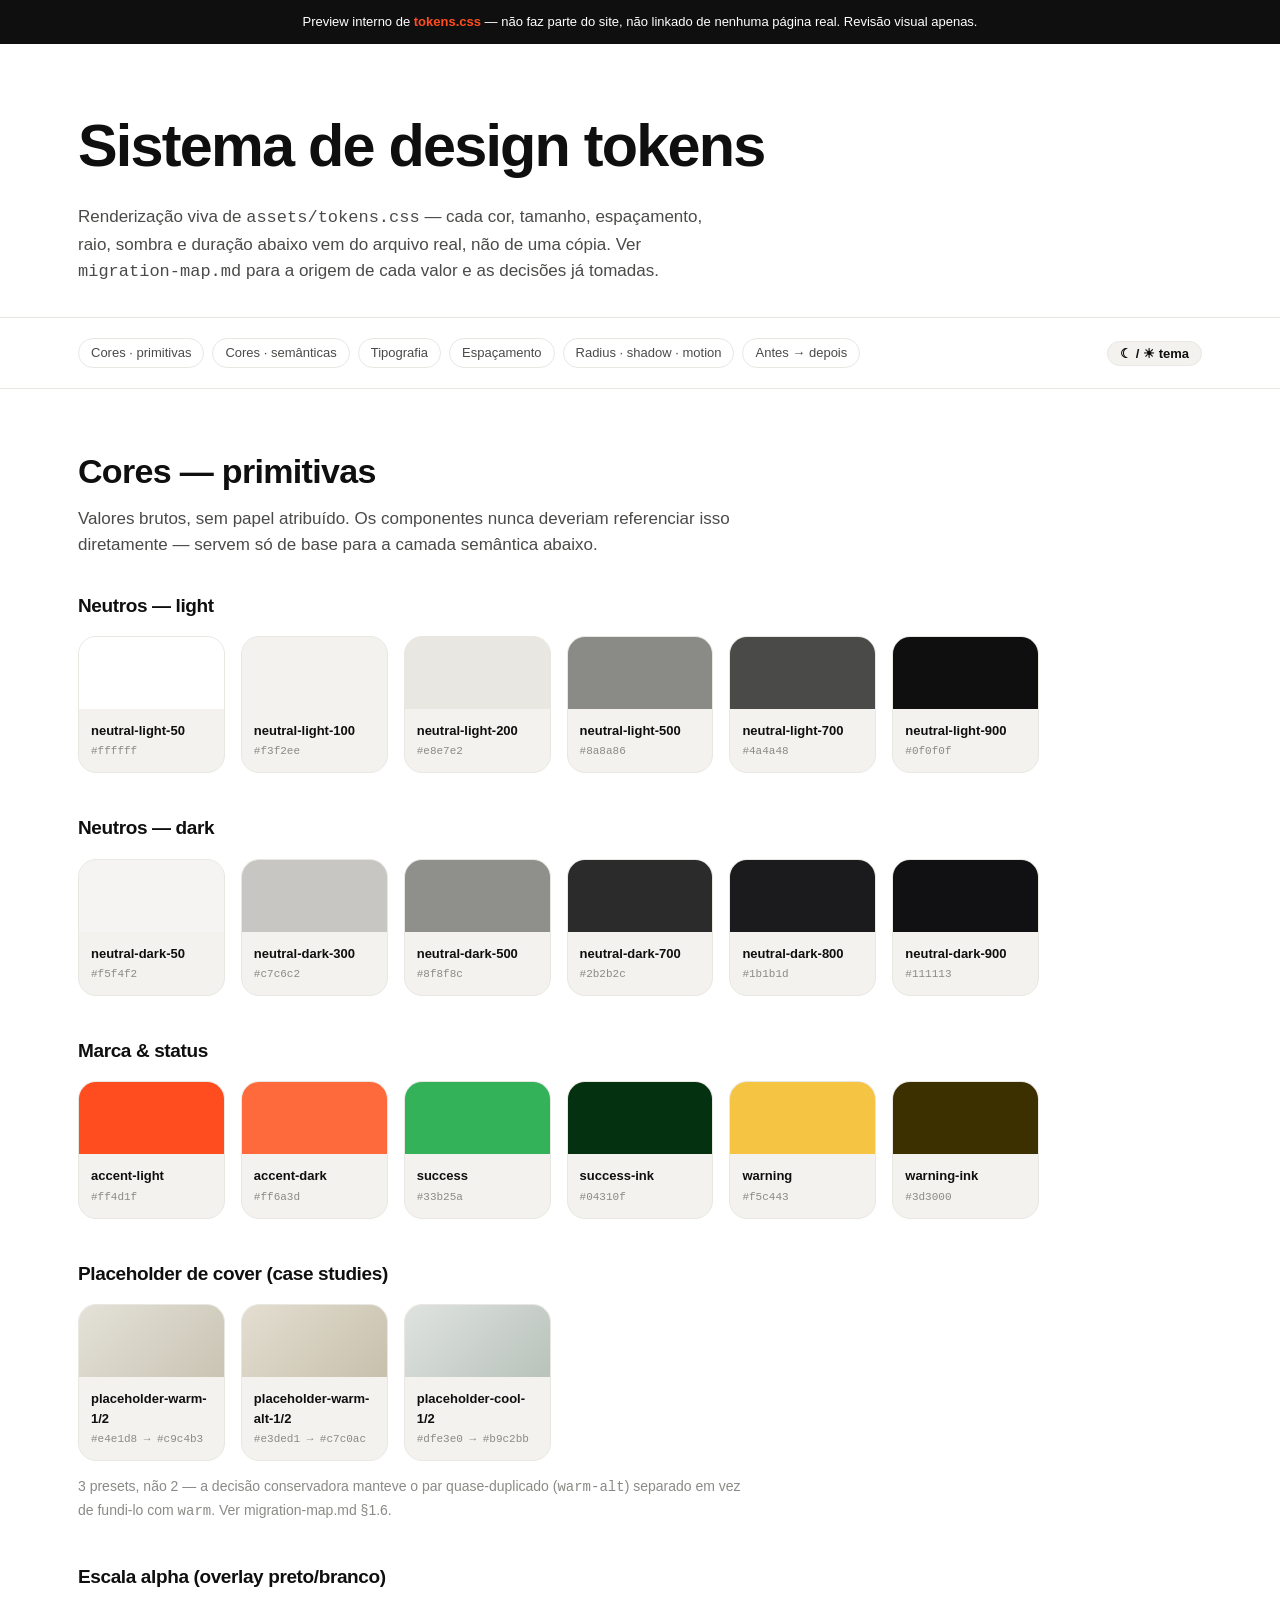
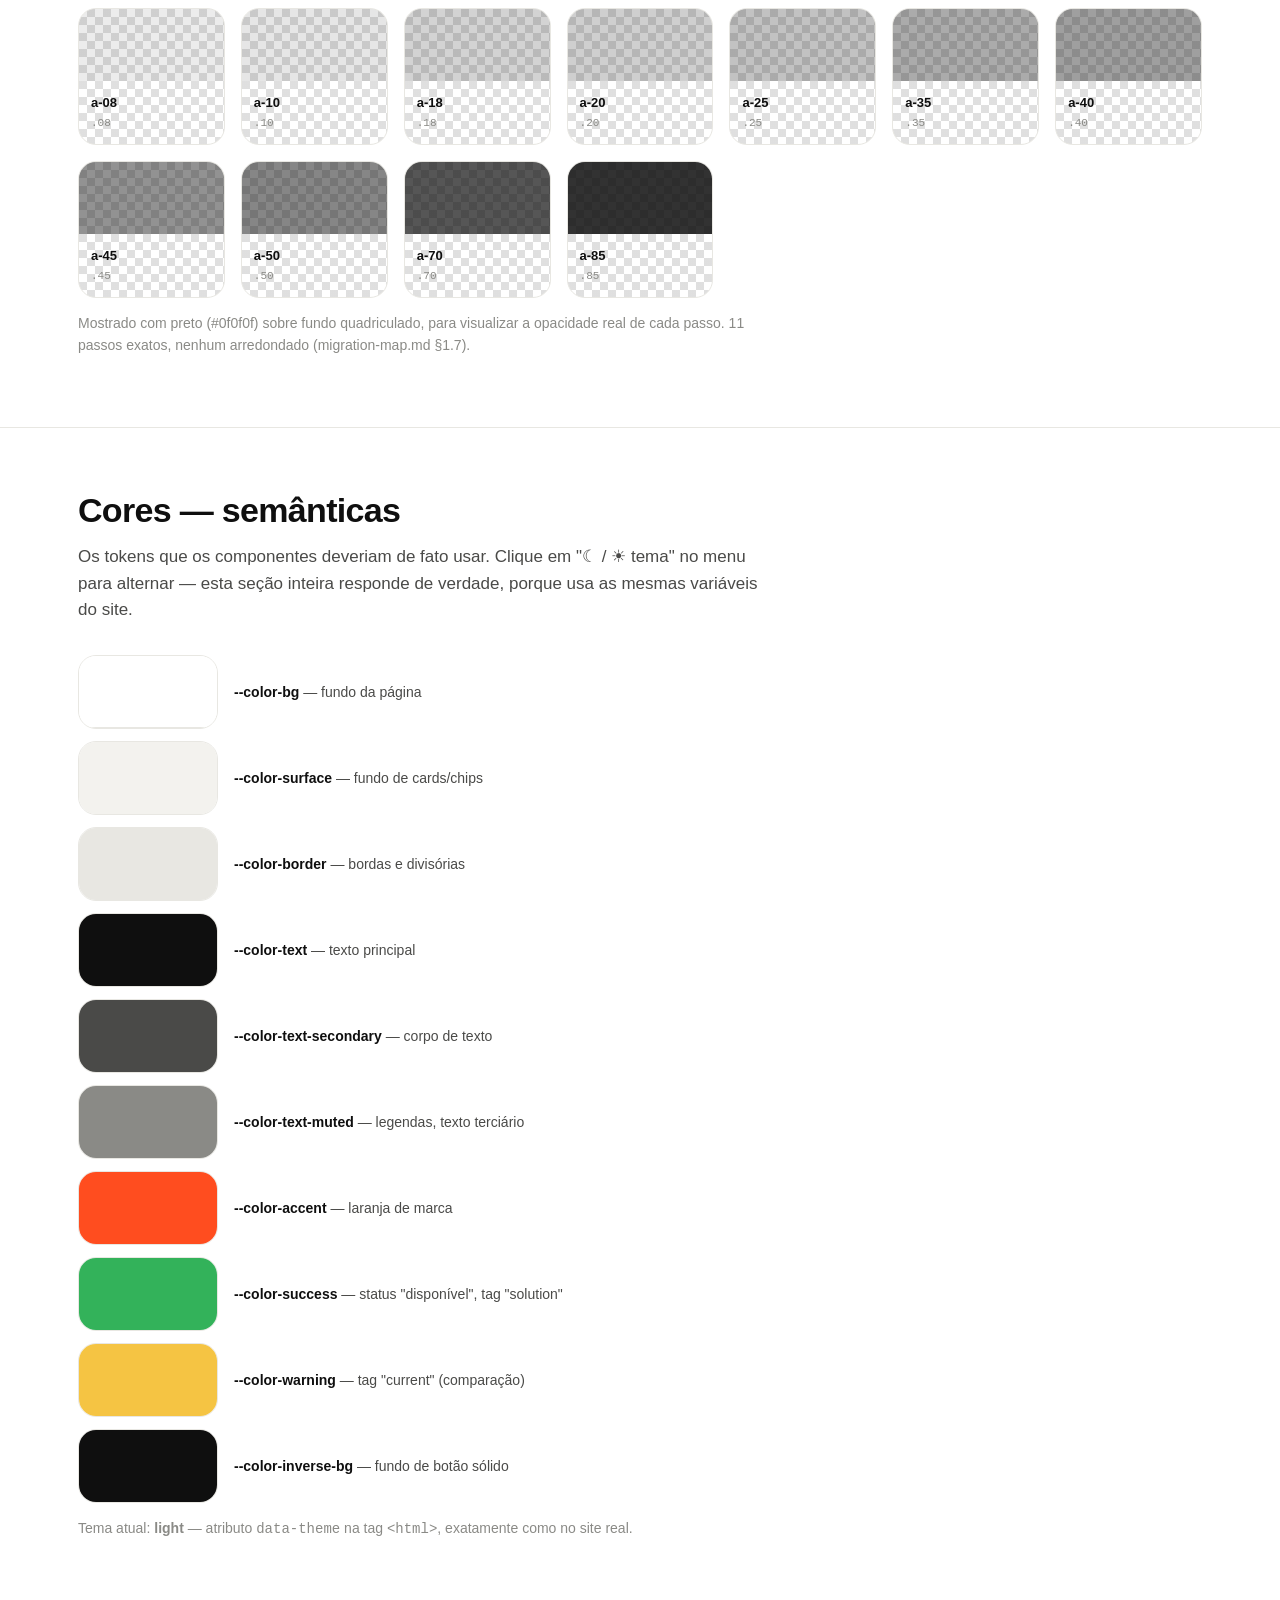
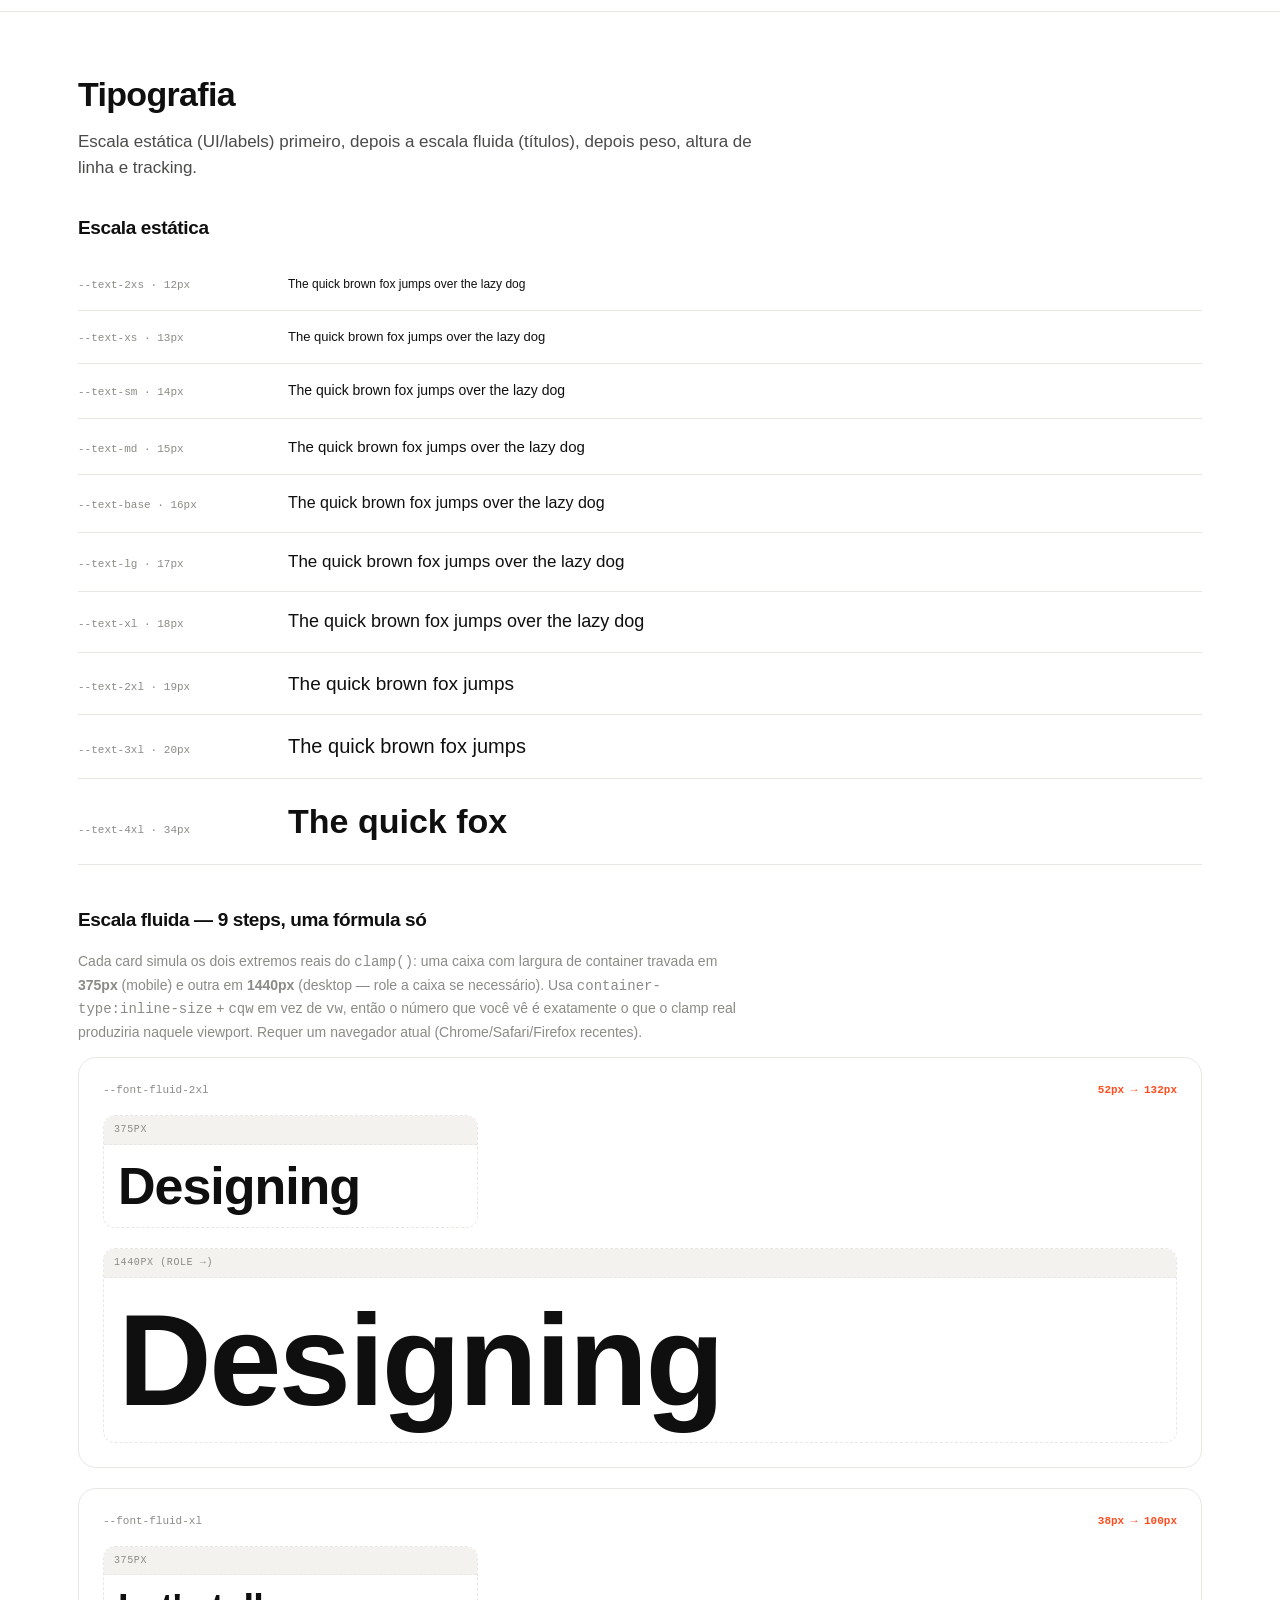
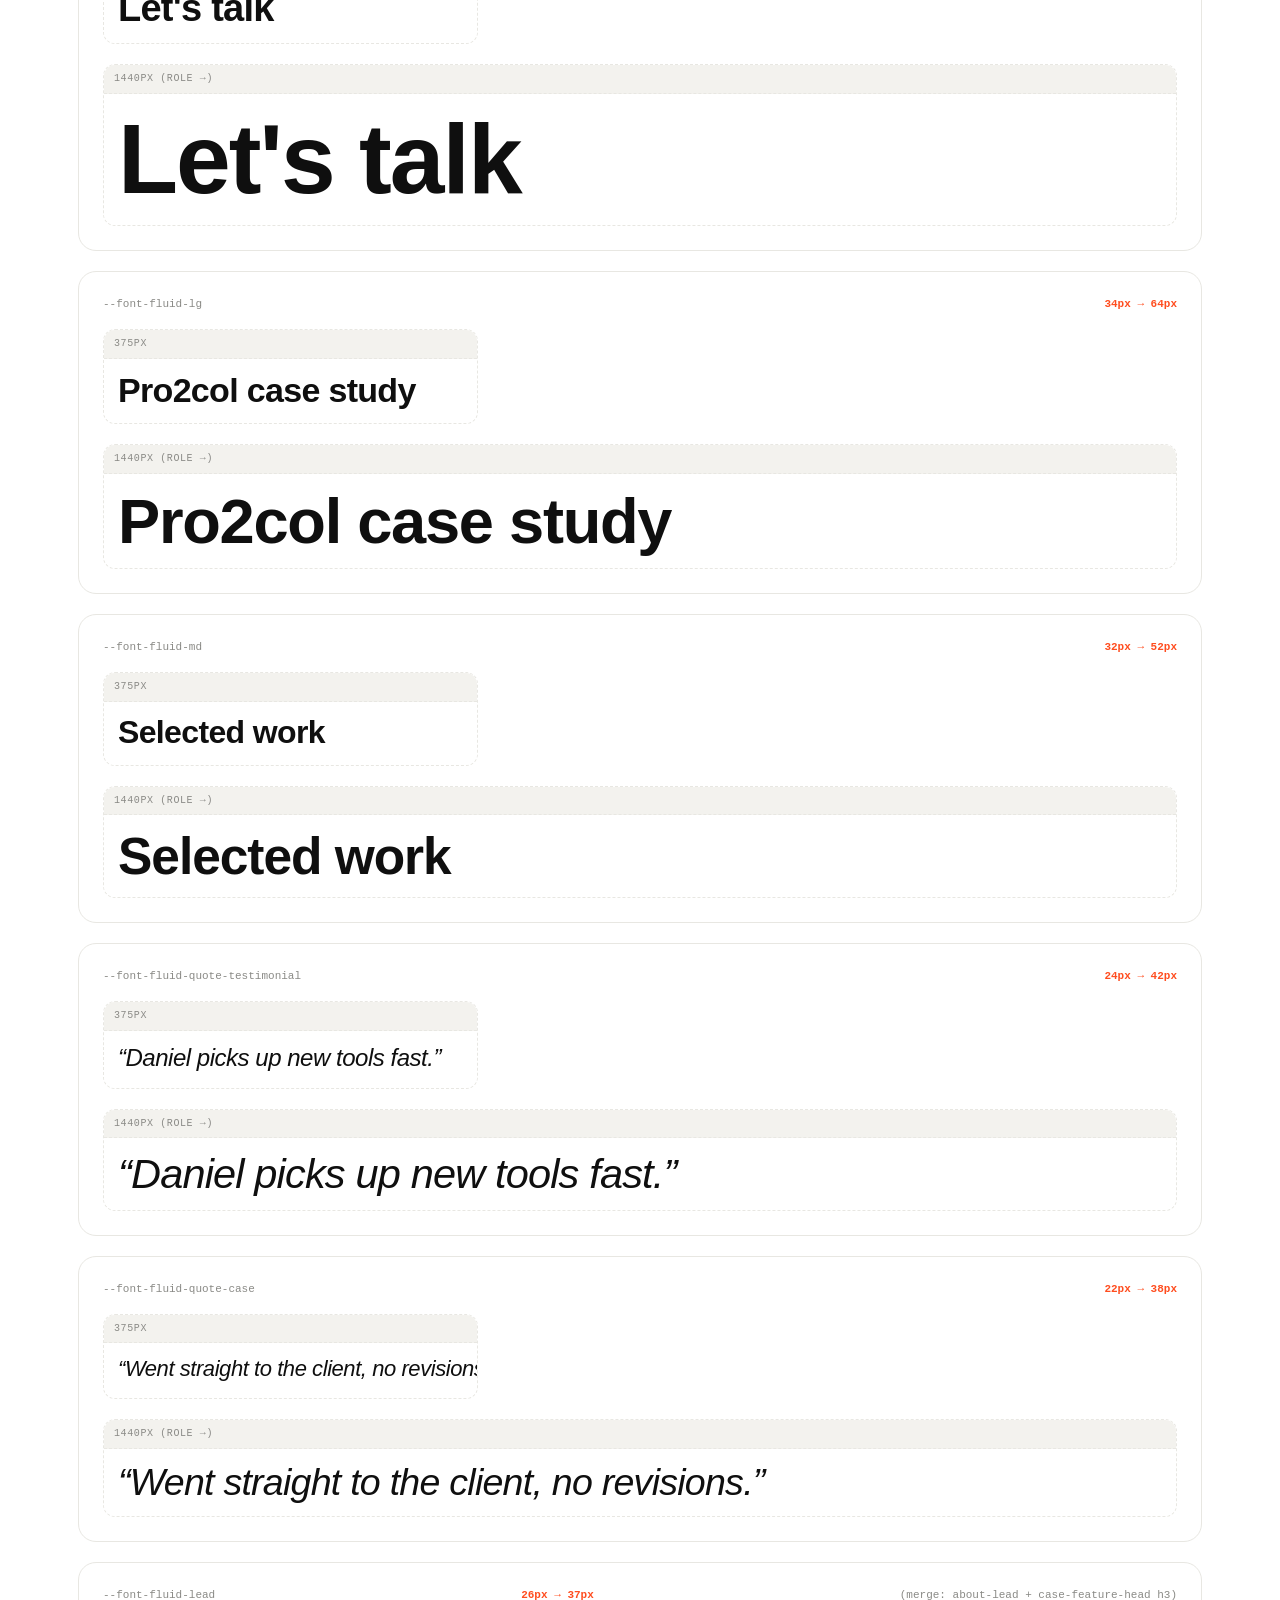
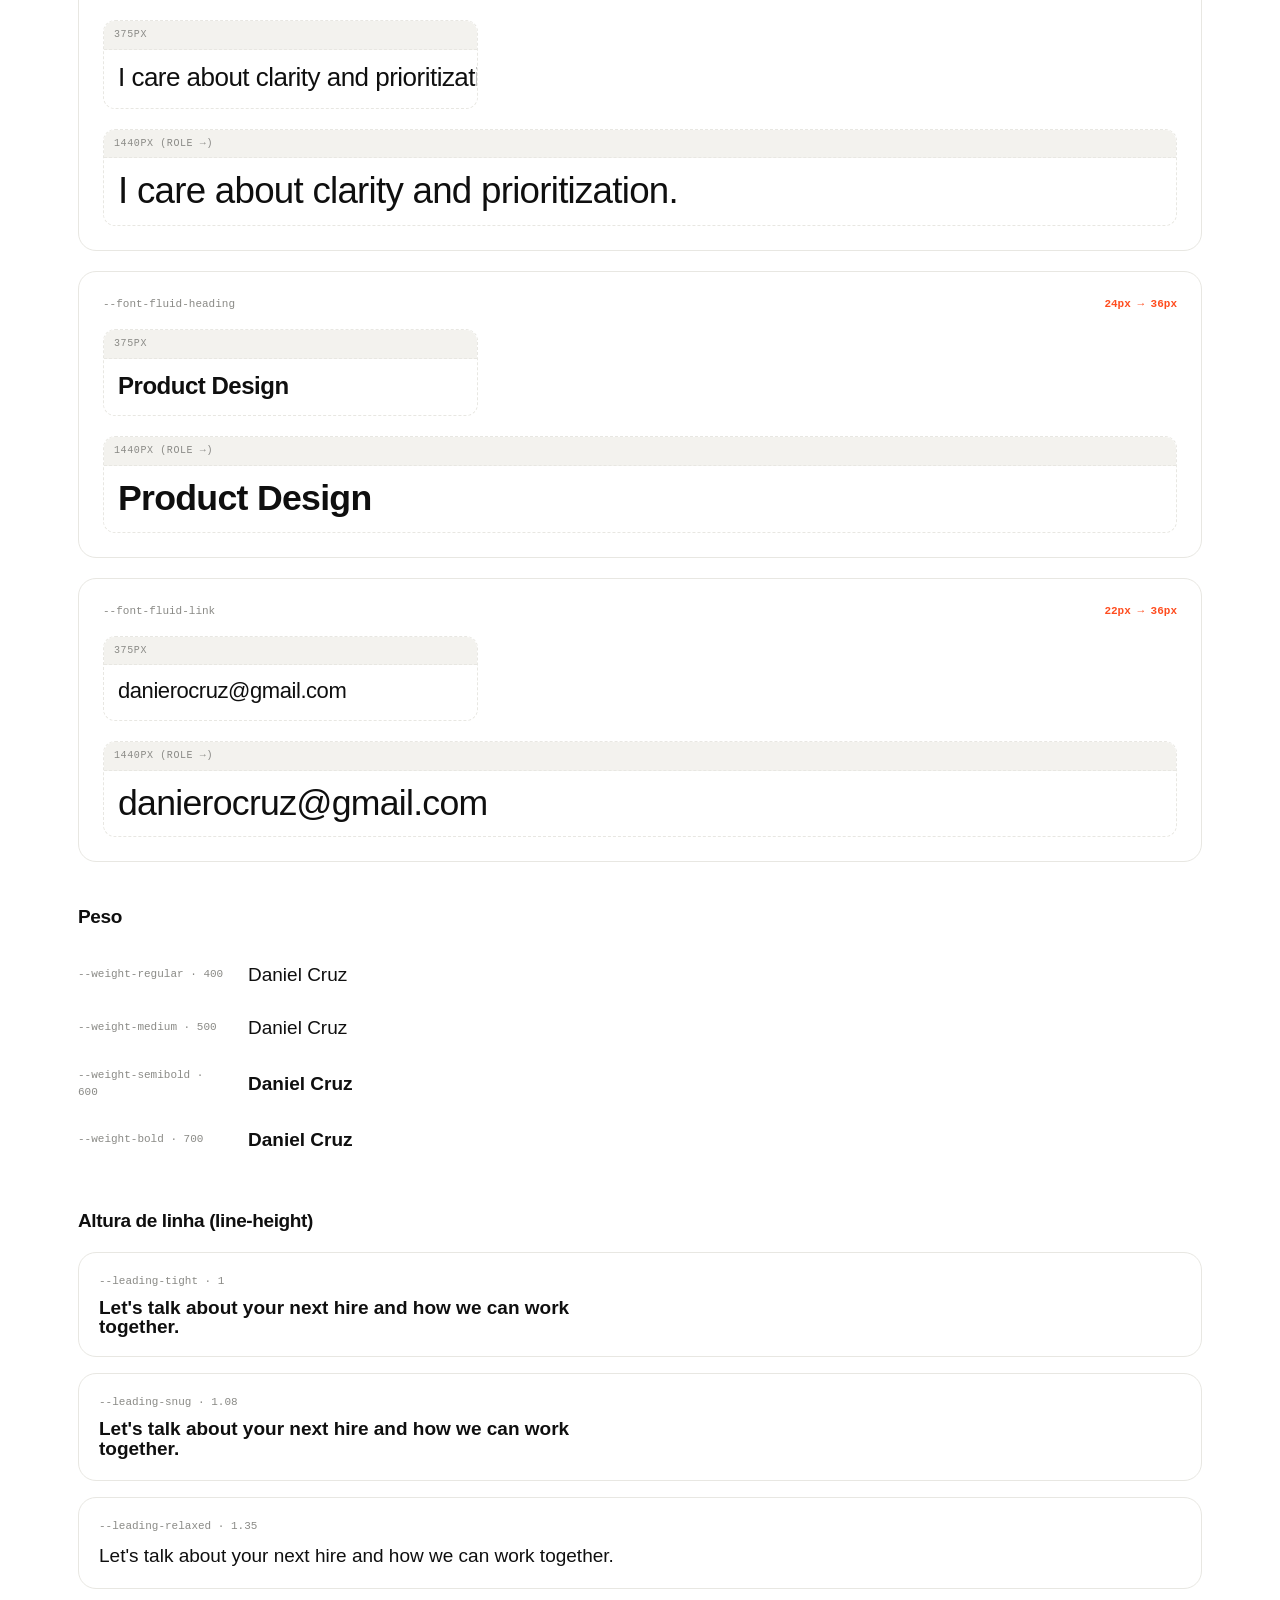
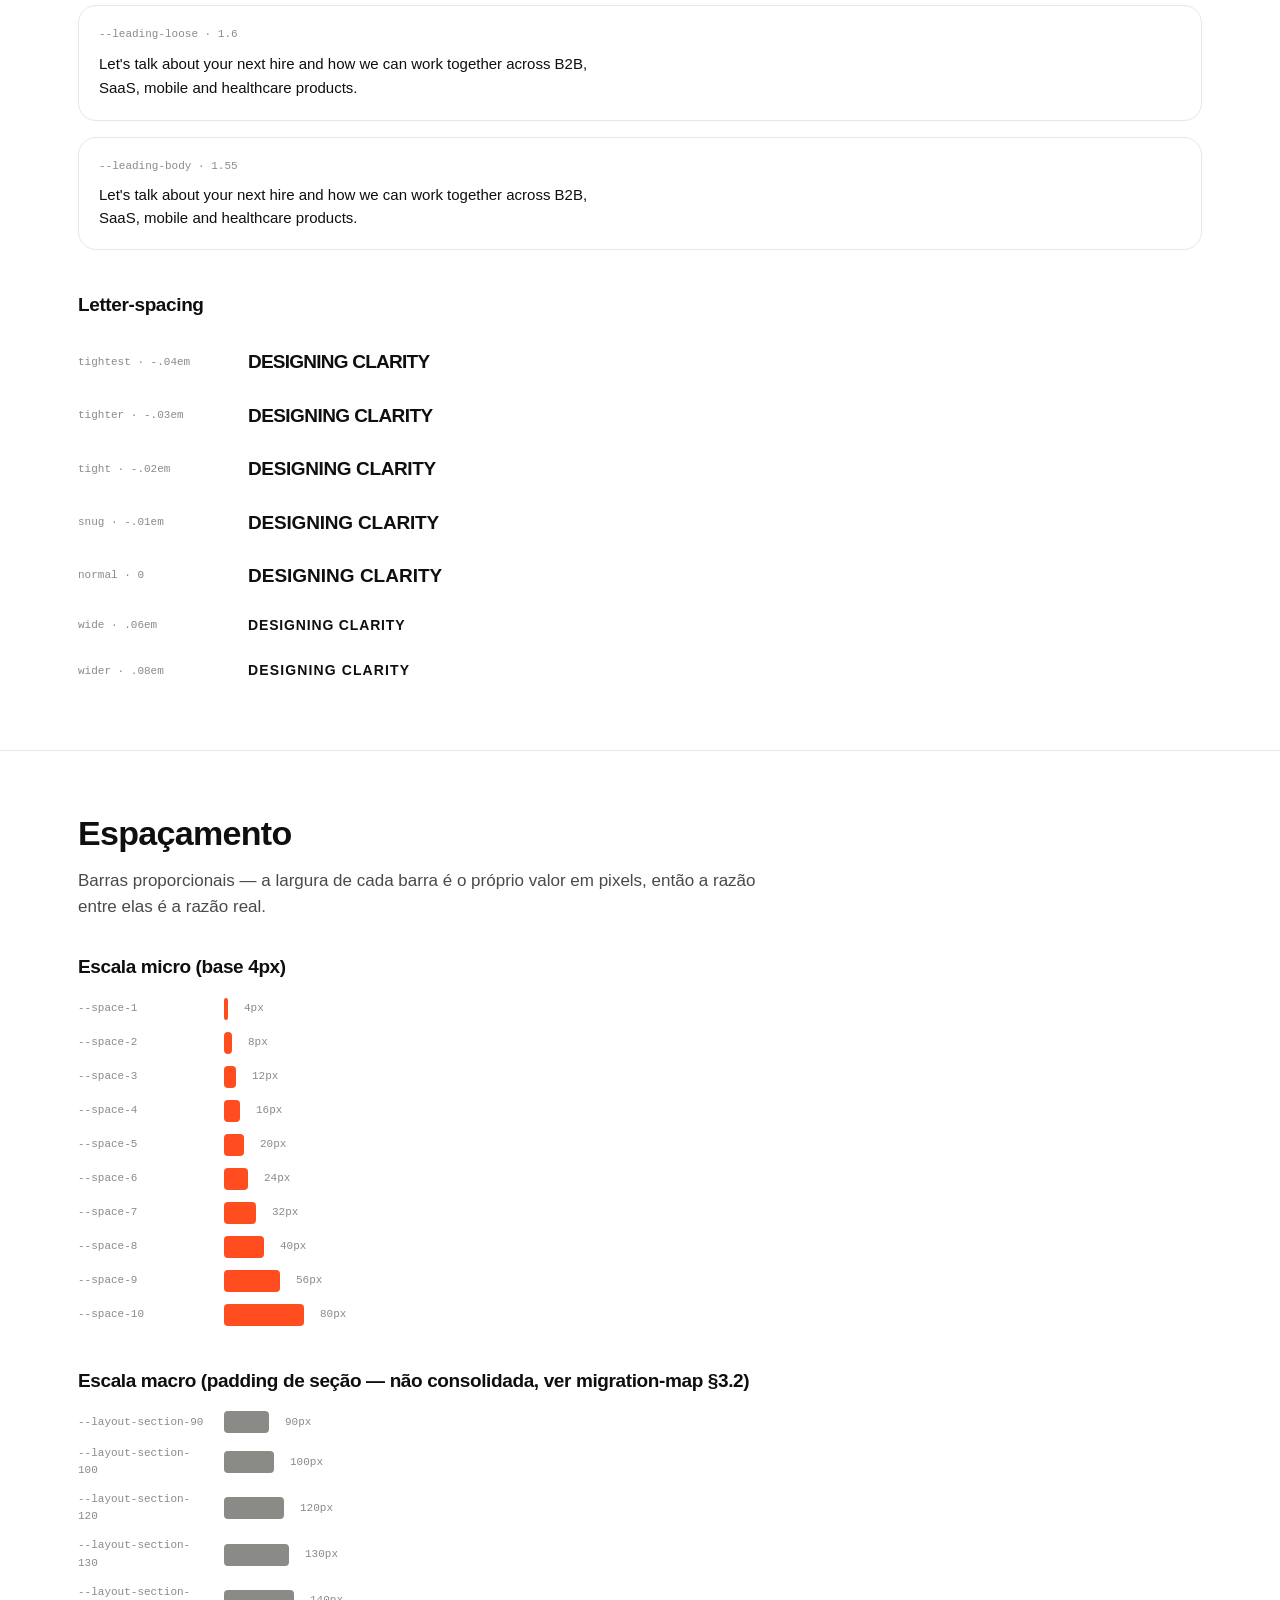
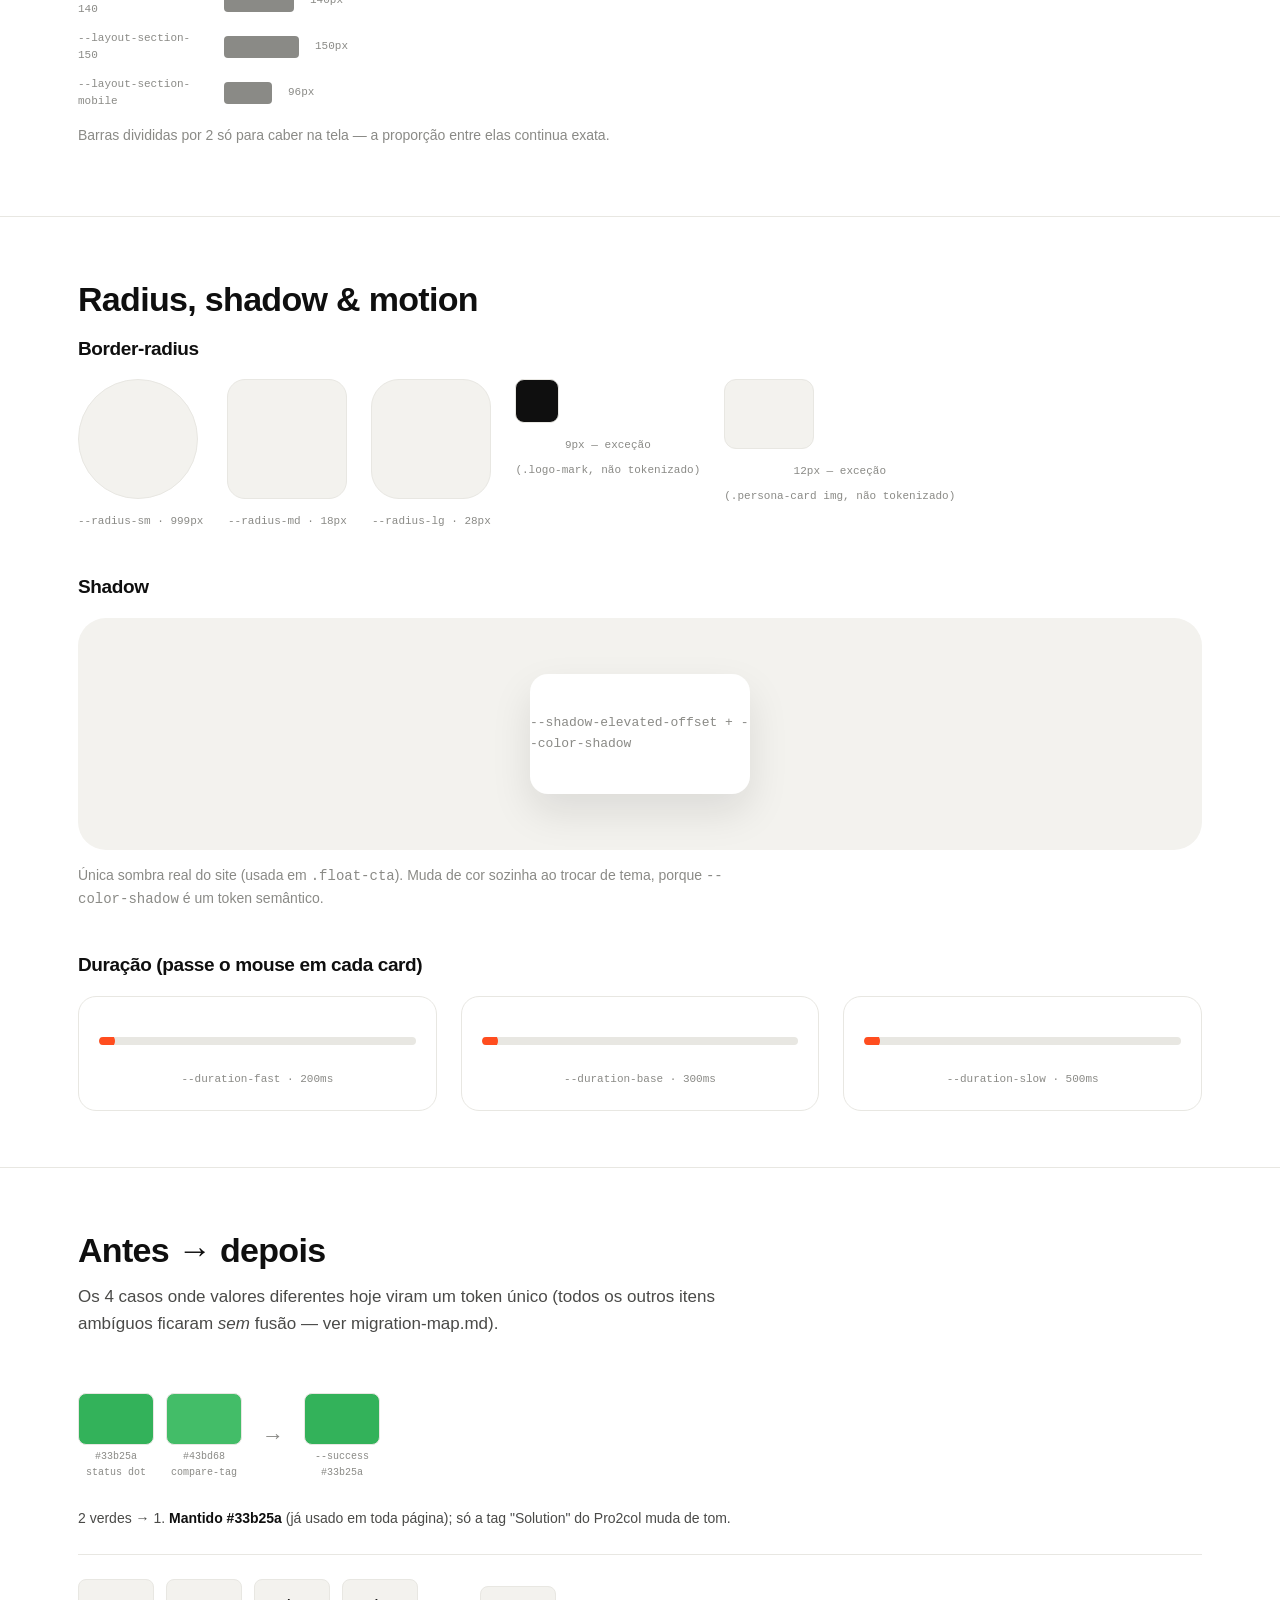
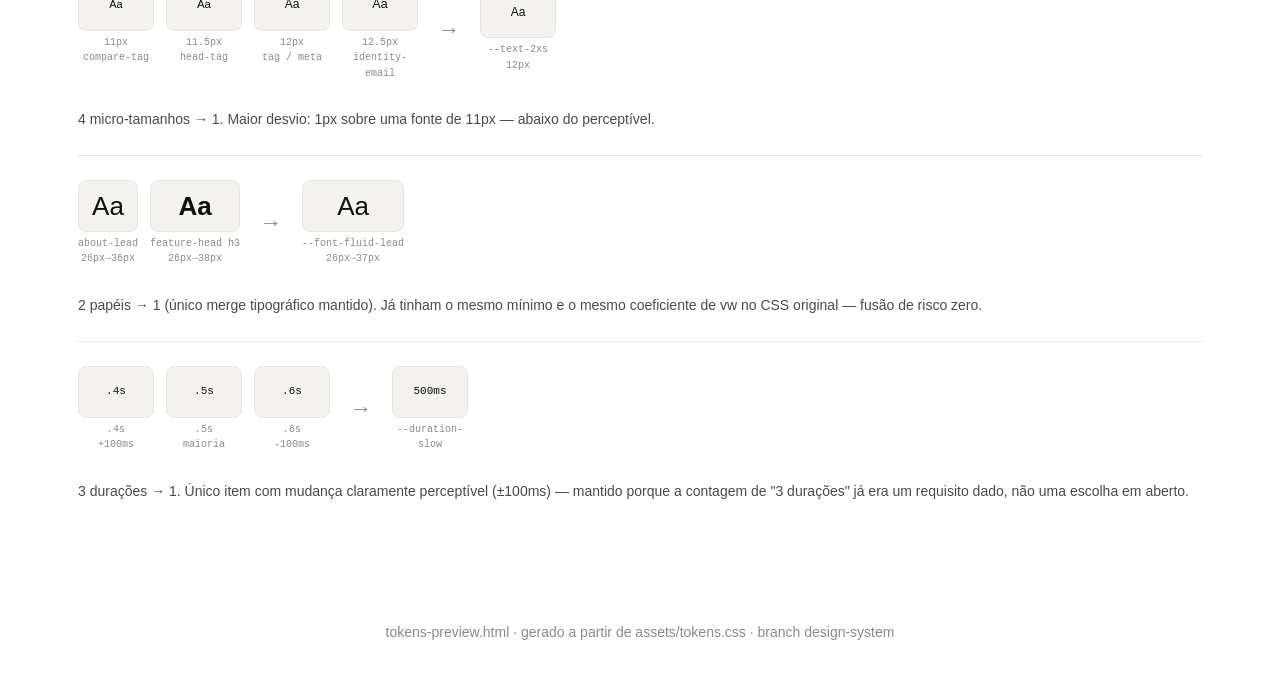
<file: tokens-preview.html>
<!DOCTYPE html>
<html lang="pt-BR">
<head>
<meta charset="UTF-8">
<meta name="viewport" content="width=device-width, initial-scale=1.0">
<title>Design tokens — preview interno (não faz parte do site)</title>
<meta name="robots" content="noindex">
<link rel="stylesheet" href="assets/tokens.css">
<style>
  /* ---------- preview-only chrome — none of this ships with the site ---------- */
  *{box-sizing:border-box;}
  html{scroll-behavior:smooth;}
  body{
    margin:0;
    background:var(--color-bg);
    color:var(--color-text);
    font-family:var(--font-body);
    line-height:var(--leading-body);
    transition:background-color .2s ease, color .2s ease;
  }
  .wrap{max-width:1180px;margin:0 auto;padding:0 28px;}

  .banner{
    background:var(--color-inverse-bg);color:var(--color-inverse-text);
    font-size:var(--text-xs);font-weight:var(--weight-medium);
    text-align:center;padding:var(--space-3) var(--space-4);
    position:sticky;top:0;z-index:50;
  }
  .banner b{color:var(--color-accent);}

  header.page-head{padding:var(--space-9) 0 var(--space-7);border-bottom:1px solid var(--color-border);}
  header.page-head h1{font-size:var(--font-fluid-lg);font-weight:var(--weight-semibold);letter-spacing:var(--tracking-tighter);margin:0 0 var(--space-3);}
  header.page-head p{max-width:640px;color:var(--color-text-secondary);font-size:var(--text-lg);margin:0;}

  nav.toc{
    display:flex;flex-wrap:wrap;gap:var(--space-2);
    padding:var(--space-5) 0;border-bottom:1px solid var(--color-border);
    position:sticky;top:41px;background:var(--color-bg);z-index:40;
  }
  nav.toc a{
    font-size:var(--text-xs);font-weight:var(--weight-medium);color:var(--color-text-secondary);
    border:1px solid var(--color-border);padding:var(--space-1) var(--space-3);border-radius:var(--radius-sm);
    text-decoration:none;transition:color .2s ease,border-color .2s ease;
  }
  nav.toc a:hover{color:var(--color-accent);border-color:var(--color-accent);}

  .theme-toggle{
    margin-left:auto;display:inline-flex;align-items:center;gap:var(--space-2);
    font-size:var(--text-xs);font-weight:var(--weight-semibold);color:var(--color-text);
    background:var(--color-surface);border:1px solid var(--color-border);
    padding:var(--space-1) var(--space-3);border-radius:var(--radius-sm);cursor:pointer;
  }

  section.block{padding:var(--space-9) 0;border-bottom:1px solid var(--color-border);}
  section.block h2{font-size:var(--text-4xl);font-weight:var(--weight-semibold);letter-spacing:var(--tracking-tight);margin:0 0 var(--space-2);}
  section.block > .wrap > p.lede{color:var(--color-text-secondary);font-size:var(--text-lg);max-width:680px;margin:0 0 var(--space-7);}
  h3.sub{font-size:var(--text-2xl);font-weight:var(--weight-semibold);margin:var(--space-8) 0 var(--space-4);letter-spacing:var(--tracking-tight);}
  h3.sub:first-of-type{margin-top:0;}
  p.note{color:var(--color-text-muted);font-size:var(--text-sm);max-width:680px;line-height:var(--leading-loose);}

  /* ---------- color swatches ---------- */
  .swatch-grid{display:grid;grid-template-columns:repeat(auto-fill,minmax(140px,1fr));gap:var(--space-4);}
  .swatch{border:1px solid var(--color-border);border-radius:var(--radius-md);overflow:hidden;background:var(--color-surface);}
  .swatch .fill{height:72px;}
  .swatch .label{padding:var(--space-3);}
  .swatch .name{display:block;font-size:var(--text-xs);font-weight:var(--weight-semibold);color:var(--color-text);}
  .swatch .value{display:block;font-size:11px;font-family:var(--font-mono);color:var(--color-text-muted);margin-top:2px;word-break:break-all;}

  .checker{
    background-image:
      linear-gradient(45deg,#8884 25%,transparent 25%),
      linear-gradient(-45deg,#8884 25%,transparent 25%),
      linear-gradient(45deg,transparent 75%,#8884 75%),
      linear-gradient(-45deg,transparent 75%,#8884 75%);
    background-size:16px 16px;
    background-position:0 0,0 8px,8px -8px,-8px 0px;
    background-color:var(--color-bg);
  }

  .semantic-row{display:flex;align-items:center;gap:var(--space-4);margin-bottom:var(--space-3);}
  .semantic-row .swatch{flex:0 0 140px;}
  .semantic-row .desc{font-size:var(--text-sm);color:var(--color-text-secondary);}
  .semantic-row .desc b{color:var(--color-text);}

  /* ---------- typography ---------- */
  .type-row{display:flex;align-items:baseline;gap:var(--space-5);padding:var(--space-4) 0;border-bottom:1px solid var(--color-border);}
  .type-row:last-child{border-bottom:none;}
  .type-row .tag{flex:0 0 190px;font-family:var(--font-mono);font-size:11px;color:var(--color-text-muted);}
  .type-row .sample{flex:1;color:var(--color-text);overflow-wrap:anywhere;}

  .fluid-card{border:1px solid var(--color-border);border-radius:var(--radius-md);padding:var(--space-6);margin-bottom:var(--space-5);}
  .fluid-card .meta{display:flex;justify-content:space-between;flex-wrap:wrap;gap:var(--space-2);font-family:var(--font-mono);font-size:11px;color:var(--color-text-muted);margin-bottom:var(--space-4);}
  .fluid-card .meta b{color:var(--color-accent);}
  .sim-row{display:flex;gap:var(--space-5);align-items:flex-start;flex-wrap:wrap;}
  .sim-box{border:1px dashed var(--color-border);border-radius:12px;overflow:hidden;}
  .sim-box .sim-label{font-size:10px;font-family:var(--font-mono);color:var(--color-text-muted);text-transform:uppercase;letter-spacing:.06em;padding:6px 10px;border-bottom:1px dashed var(--color-border);background:var(--color-surface);}
  .sim-mobile{width:375px;}
  .sim-mobile .viewport-sim{container-type:inline-size;width:375px;padding:14px;}
  .sim-desktop{width:100%;max-width:100%;overflow-x:auto;}
  .sim-desktop .viewport-sim{container-type:inline-size;width:1440px;padding:14px;}
  .viewport-sim .fluid-sample{font-weight:var(--weight-semibold);letter-spacing:var(--tracking-tight);line-height:1.05;color:var(--color-text);white-space:nowrap;}

  .weight-row, .track-row{display:flex;align-items:center;gap:var(--space-5);padding:var(--space-3) 0;}
  .weight-row span.sample, .track-row span.sample{font-size:var(--text-2xl);}
  .weight-row .tag, .track-row .tag{width:150px;font-family:var(--font-mono);font-size:11px;color:var(--color-text-muted);}

  .leading-block{border:1px solid var(--color-border);border-radius:var(--radius-md);padding:var(--space-5);margin-bottom:var(--space-4);}
  .leading-block .tag{font-family:var(--font-mono);font-size:11px;color:var(--color-text-muted);margin-bottom:var(--space-2);display:block;}
  .leading-block p{margin:0;font-size:var(--text-lg);color:var(--color-text);max-width:520px;}

  /* ---------- spacing bars ---------- */
  .bar-row{display:flex;align-items:center;gap:var(--space-4);margin-bottom:var(--space-3);}
  .bar-row .tag{width:130px;flex-shrink:0;font-family:var(--font-mono);font-size:11px;color:var(--color-text-muted);}
  .bar-row .bar{height:22px;background:var(--color-accent);border-radius:4px;}
  .bar-row .px{width:60px;flex-shrink:0;font-size:11px;color:var(--color-text-muted);font-family:var(--font-mono);}

  /* ---------- radius / shadow / duration ---------- */
  .demo-grid{display:flex;gap:var(--space-6);flex-wrap:wrap;}
  .demo-item{text-align:center;}
  .demo-item .box{width:120px;height:120px;background:var(--color-surface);border:1px solid var(--color-border);margin-bottom:var(--space-2);}
  .demo-item .tag{font-family:var(--font-mono);font-size:11px;color:var(--color-text-muted);}

  .shadow-stage{background:var(--color-surface);border-radius:var(--radius-lg);padding:var(--space-9);display:flex;justify-content:center;}
  .shadow-card{width:220px;height:120px;background:var(--color-bg);border-radius:var(--radius-md);box-shadow:var(--shadow-elevated-offset) var(--color-shadow);display:flex;align-items:center;justify-content:center;font-size:var(--text-xs);color:var(--color-text-muted);font-family:var(--font-mono);}

  .duration-demo{border:1px solid var(--color-border);border-radius:var(--radius-md);padding:var(--space-5);text-align:center;flex:1;min-width:180px;}
  .duration-demo .track{height:8px;background:var(--color-border);border-radius:999px;position:relative;margin:var(--space-5) 0;overflow:hidden;}
  .duration-demo .puck{position:absolute;top:-4px;left:0;width:16px;height:16px;border-radius:50%;background:var(--color-accent);transition:transform var(--duration-fast) var(--ease-brand);}
  .duration-demo.base .puck{transition-duration:var(--duration-base);}
  .duration-demo.slow .puck{transition-duration:var(--duration-slow);}
  .duration-demo:hover .puck{transform:translateX(calc(100% + 148px));}
  .duration-demo .tag{font-family:var(--font-mono);font-size:11px;color:var(--color-text-muted);}

  /* ---------- before/after ---------- */
  .collapse-row{display:flex;align-items:center;gap:var(--space-5);flex-wrap:wrap;padding:var(--space-6) 0;border-bottom:1px solid var(--color-border);}
  .collapse-row:last-child{border-bottom:none;}
  .collapse-before{display:flex;gap:var(--space-3);flex-wrap:wrap;}
  .collapse-arrow{font-size:22px;color:var(--color-text-muted);flex-shrink:0;}
  .collapse-after{flex-shrink:0;}
  .mini-swatch{width:76px;text-align:center;}
  .mini-swatch .fill{width:76px;height:52px;border-radius:8px;border:1px solid var(--color-border);}
  .mini-swatch .lbl{font-size:10px;font-family:var(--font-mono);color:var(--color-text-muted);margin-top:4px;}
  .collapse-label{font-size:var(--text-sm);color:var(--color-text-secondary);flex-basis:100%;margin-top:var(--space-2);}
  .collapse-label b{color:var(--color-text);}

  footer.page-foot{padding:var(--space-8) 0 var(--space-9);text-align:center;color:var(--color-text-muted);font-size:var(--text-sm);}
</style>
</head>
<body>

<div class="banner">Preview interno de <b>tokens.css</b> — não faz parte do site, não linkado de nenhuma página real. Revisão visual apenas.</div>

<header class="page-head">
  <div class="wrap">
    <h1>Sistema de design tokens</h1>
    <p>Renderização viva de <code>assets/tokens.css</code> — cada cor, tamanho, espaçamento, raio, sombra e duração abaixo vem do arquivo real, não de uma cópia. Ver <code>migration-map.md</code> para a origem de cada valor e as decisões já tomadas.</p>
  </div>
</header>

<nav class="toc">
  <div class="wrap" style="display:flex;align-items:center;gap:var(--space-2);flex-wrap:wrap;width:100%;">
    <a href="#cores-primitivas">Cores · primitivas</a>
    <a href="#cores-semanticas">Cores · semânticas</a>
    <a href="#tipografia">Tipografia</a>
    <a href="#espacamento">Espaçamento</a>
    <a href="#radius-shadow-motion">Radius · shadow · motion</a>
    <a href="#antes-depois">Antes → depois</a>
    <button class="theme-toggle" id="themeToggle" type="button">☾ / ☀ tema</button>
  </div>
</nav>

<!-- ============================================================ -->
<!-- COLORS — PRIMITIVES                                           -->
<!-- ============================================================ -->
<section class="block" id="cores-primitivas">
  <div class="wrap">
    <h2>Cores — primitivas</h2>
    <p class="lede">Valores brutos, sem papel atribuído. Os componentes nunca deveriam referenciar isso diretamente — servem só de base para a camada semântica abaixo.</p>

    <h3 class="sub">Neutros — light</h3>
    <div class="swatch-grid">
      <div class="swatch"><div class="fill" style="background:var(--neutral-light-50)"></div><div class="label"><span class="name">neutral-light-50</span><span class="value">#ffffff</span></div></div>
      <div class="swatch"><div class="fill" style="background:var(--neutral-light-100)"></div><div class="label"><span class="name">neutral-light-100</span><span class="value">#f3f2ee</span></div></div>
      <div class="swatch"><div class="fill" style="background:var(--neutral-light-200)"></div><div class="label"><span class="name">neutral-light-200</span><span class="value">#e8e7e2</span></div></div>
      <div class="swatch"><div class="fill" style="background:var(--neutral-light-500)"></div><div class="label"><span class="name">neutral-light-500</span><span class="value">#8a8a86</span></div></div>
      <div class="swatch"><div class="fill" style="background:var(--neutral-light-700)"></div><div class="label"><span class="name">neutral-light-700</span><span class="value">#4a4a48</span></div></div>
      <div class="swatch"><div class="fill" style="background:var(--neutral-light-900)"></div><div class="label"><span class="name">neutral-light-900</span><span class="value">#0f0f0f</span></div></div>
    </div>

    <h3 class="sub">Neutros — dark</h3>
    <div class="swatch-grid">
      <div class="swatch"><div class="fill" style="background:var(--neutral-dark-50)"></div><div class="label"><span class="name">neutral-dark-50</span><span class="value">#f5f4f2</span></div></div>
      <div class="swatch"><div class="fill" style="background:var(--neutral-dark-300)"></div><div class="label"><span class="name">neutral-dark-300</span><span class="value">#c7c6c2</span></div></div>
      <div class="swatch"><div class="fill" style="background:var(--neutral-dark-500)"></div><div class="label"><span class="name">neutral-dark-500</span><span class="value">#8f8f8c</span></div></div>
      <div class="swatch"><div class="fill" style="background:var(--neutral-dark-700)"></div><div class="label"><span class="name">neutral-dark-700</span><span class="value">#2b2b2c</span></div></div>
      <div class="swatch"><div class="fill" style="background:var(--neutral-dark-800)"></div><div class="label"><span class="name">neutral-dark-800</span><span class="value">#1b1b1d</span></div></div>
      <div class="swatch"><div class="fill" style="background:var(--neutral-dark-900)"></div><div class="label"><span class="name">neutral-dark-900</span><span class="value">#111113</span></div></div>
    </div>

    <h3 class="sub">Marca &amp; status</h3>
    <div class="swatch-grid">
      <div class="swatch"><div class="fill" style="background:var(--accent-light)"></div><div class="label"><span class="name">accent-light</span><span class="value">#ff4d1f</span></div></div>
      <div class="swatch"><div class="fill" style="background:var(--accent-dark)"></div><div class="label"><span class="name">accent-dark</span><span class="value">#ff6a3d</span></div></div>
      <div class="swatch"><div class="fill" style="background:var(--success)"></div><div class="label"><span class="name">success</span><span class="value">#33b25a</span></div></div>
      <div class="swatch"><div class="fill" style="background:var(--success-ink)"></div><div class="label"><span class="name">success-ink</span><span class="value">#04310f</span></div></div>
      <div class="swatch"><div class="fill" style="background:var(--warning)"></div><div class="label"><span class="name">warning</span><span class="value">#f5c443</span></div></div>
      <div class="swatch"><div class="fill" style="background:var(--warning-ink)"></div><div class="label"><span class="name">warning-ink</span><span class="value">#3d3000</span></div></div>
    </div>

    <h3 class="sub">Placeholder de cover (case studies)</h3>
    <div class="swatch-grid">
      <div class="swatch"><div class="fill" style="background:linear-gradient(135deg,var(--placeholder-warm-1),var(--placeholder-warm-2))"></div><div class="label"><span class="name">placeholder-warm-1/2</span><span class="value">#e4e1d8 → #c9c4b3</span></div></div>
      <div class="swatch"><div class="fill" style="background:linear-gradient(135deg,var(--placeholder-warm-alt-1),var(--placeholder-warm-alt-2))"></div><div class="label"><span class="name">placeholder-warm-alt-1/2</span><span class="value">#e3ded1 → #c7c0ac</span></div></div>
      <div class="swatch"><div class="fill" style="background:linear-gradient(135deg,var(--placeholder-cool-1),var(--placeholder-cool-2))"></div><div class="label"><span class="name">placeholder-cool-1/2</span><span class="value">#dfe3e0 → #b9c2bb</span></div></div>
    </div>
    <p class="note">3 presets, não 2 — a decisão conservadora manteve o par quase-duplicado (<code>warm-alt</code>) separado em vez de fundi-lo com <code>warm</code>. Ver migration-map.md §1.6.</p>

    <h3 class="sub">Escala alpha (overlay preto/branco)</h3>
    <div class="swatch-grid">
      <div class="swatch checker"><div class="fill" style="background:rgba(15,15,15,var(--a-08))"></div><div class="label"><span class="name">a-08</span><span class="value">.08</span></div></div>
      <div class="swatch checker"><div class="fill" style="background:rgba(15,15,15,var(--a-10))"></div><div class="label"><span class="name">a-10</span><span class="value">.10</span></div></div>
      <div class="swatch checker"><div class="fill" style="background:rgba(15,15,15,var(--a-18))"></div><div class="label"><span class="name">a-18</span><span class="value">.18</span></div></div>
      <div class="swatch checker"><div class="fill" style="background:rgba(15,15,15,var(--a-20))"></div><div class="label"><span class="name">a-20</span><span class="value">.20</span></div></div>
      <div class="swatch checker"><div class="fill" style="background:rgba(15,15,15,var(--a-25))"></div><div class="label"><span class="name">a-25</span><span class="value">.25</span></div></div>
      <div class="swatch checker"><div class="fill" style="background:rgba(15,15,15,var(--a-35))"></div><div class="label"><span class="name">a-35</span><span class="value">.35</span></div></div>
      <div class="swatch checker"><div class="fill" style="background:rgba(15,15,15,var(--a-40))"></div><div class="label"><span class="name">a-40</span><span class="value">.40</span></div></div>
      <div class="swatch checker"><div class="fill" style="background:rgba(15,15,15,var(--a-45))"></div><div class="label"><span class="name">a-45</span><span class="value">.45</span></div></div>
      <div class="swatch checker"><div class="fill" style="background:rgba(15,15,15,var(--a-50))"></div><div class="label"><span class="name">a-50</span><span class="value">.50</span></div></div>
      <div class="swatch checker"><div class="fill" style="background:rgba(15,15,15,var(--a-70))"></div><div class="label"><span class="name">a-70</span><span class="value">.70</span></div></div>
      <div class="swatch checker"><div class="fill" style="background:rgba(15,15,15,var(--a-85))"></div><div class="label"><span class="name">a-85</span><span class="value">.85</span></div></div>
    </div>
    <p class="note">Mostrado com preto (#0f0f0f) sobre fundo quadriculado, para visualizar a opacidade real de cada passo. 11 passos exatos, nenhum arredondado (migration-map.md §1.7).</p>
  </div>
</section>

<!-- ============================================================ -->
<!-- COLORS — SEMANTIC                                             -->
<!-- ============================================================ -->
<section class="block" id="cores-semanticas">
  <div class="wrap">
    <h2>Cores — semânticas</h2>
    <p class="lede">Os tokens que os componentes deveriam de fato usar. Clique em "☾ / ☀ tema" no menu para alternar — esta seção inteira responde de verdade, porque usa as mesmas variáveis do site.</p>

    <div class="semantic-row"><div class="swatch"><div class="fill" style="background:var(--color-bg);border-bottom:1px solid var(--color-border)"></div></div><div class="desc"><b>--color-bg</b> — fundo da página</div></div>
    <div class="semantic-row"><div class="swatch"><div class="fill" style="background:var(--color-surface)"></div></div><div class="desc"><b>--color-surface</b> — fundo de cards/chips</div></div>
    <div class="semantic-row"><div class="swatch"><div class="fill" style="background:var(--color-border)"></div></div><div class="desc"><b>--color-border</b> — bordas e divisórias</div></div>
    <div class="semantic-row"><div class="swatch"><div class="fill" style="background:var(--color-text)"></div></div><div class="desc"><b>--color-text</b> — texto principal</div></div>
    <div class="semantic-row"><div class="swatch"><div class="fill" style="background:var(--color-text-secondary)"></div></div><div class="desc"><b>--color-text-secondary</b> — corpo de texto</div></div>
    <div class="semantic-row"><div class="swatch"><div class="fill" style="background:var(--color-text-muted)"></div></div><div class="desc"><b>--color-text-muted</b> — legendas, texto terciário</div></div>
    <div class="semantic-row"><div class="swatch"><div class="fill" style="background:var(--color-accent)"></div></div><div class="desc"><b>--color-accent</b> — laranja de marca</div></div>
    <div class="semantic-row"><div class="swatch"><div class="fill" style="background:var(--color-success)"></div></div><div class="desc"><b>--color-success</b> — status "disponível", tag "solution"</div></div>
    <div class="semantic-row"><div class="swatch"><div class="fill" style="background:var(--color-warning)"></div></div><div class="desc"><b>--color-warning</b> — tag "current" (comparação)</div></div>
    <div class="semantic-row"><div class="swatch"><div class="fill" style="background:var(--color-inverse-bg)"></div></div><div class="desc"><b>--color-inverse-bg</b> — fundo de botão sólido</div></div>

    <p class="note">Tema atual: <b id="themeReadout">light</b> — atributo <code>data-theme</code> na tag <code>&lt;html&gt;</code>, exatamente como no site real.</p>
  </div>
</section>

<!-- ============================================================ -->
<!-- TYPOGRAPHY                                                    -->
<!-- ============================================================ -->
<section class="block" id="tipografia">
  <div class="wrap">
    <h2>Tipografia</h2>
    <p class="lede">Escala estática (UI/labels) primeiro, depois a escala fluida (títulos), depois peso, altura de linha e tracking.</p>

    <h3 class="sub">Escala estática</h3>
    <div class="type-row"><span class="tag">--text-2xs · 12px</span><span class="sample" style="font-size:var(--text-2xs)">The quick brown fox jumps over the lazy dog</span></div>
    <div class="type-row"><span class="tag">--text-xs · 13px</span><span class="sample" style="font-size:var(--text-xs)">The quick brown fox jumps over the lazy dog</span></div>
    <div class="type-row"><span class="tag">--text-sm · 14px</span><span class="sample" style="font-size:var(--text-sm)">The quick brown fox jumps over the lazy dog</span></div>
    <div class="type-row"><span class="tag">--text-md · 15px</span><span class="sample" style="font-size:var(--text-md)">The quick brown fox jumps over the lazy dog</span></div>
    <div class="type-row"><span class="tag">--text-base · 16px</span><span class="sample" style="font-size:var(--text-base)">The quick brown fox jumps over the lazy dog</span></div>
    <div class="type-row"><span class="tag">--text-lg · 17px</span><span class="sample" style="font-size:var(--text-lg)">The quick brown fox jumps over the lazy dog</span></div>
    <div class="type-row"><span class="tag">--text-xl · 18px</span><span class="sample" style="font-size:var(--text-xl)">The quick brown fox jumps over the lazy dog</span></div>
    <div class="type-row"><span class="tag">--text-2xl · 19px</span><span class="sample" style="font-size:var(--text-2xl)">The quick brown fox jumps</span></div>
    <div class="type-row"><span class="tag">--text-3xl · 20px</span><span class="sample" style="font-size:var(--text-3xl)">The quick brown fox jumps</span></div>
    <div class="type-row"><span class="tag">--text-4xl · 34px</span><span class="sample" style="font-size:var(--text-4xl);font-weight:var(--weight-semibold)">The quick fox</span></div>

    <h3 class="sub">Escala fluida — 9 steps, uma fórmula só</h3>
    <p class="note">Cada card simula os dois extremos reais do <code>clamp()</code>: uma caixa com largura de container travada em <b>375px</b> (mobile) e outra em <b>1440px</b> (desktop — role a caixa se necessário). Usa <code>container-type:inline-size</code> + <code>cqw</code> em vez de <code>vw</code>, então o número que você vê é exatamente o que o clamp real produziria naquele viewport. Requer um navegador atual (Chrome/Safari/Firefox recentes).</p>

    <div class="fluid-card">
      <div class="meta"><span>--font-fluid-2xl</span><b>52px → 132px</b></div>
      <div class="sim-row">
        <div class="sim-box sim-mobile"><div class="sim-label">375px</div><div class="viewport-sim"><span class="fluid-sample" style="font-size:clamp(52px, 52px + (100cqw - 400px) * 80/1040, 132px)">Designing</span></div></div>
        <div class="sim-box sim-desktop"><div class="sim-label">1440px (role →)</div><div class="viewport-sim"><span class="fluid-sample" style="font-size:clamp(52px, 52px + (100cqw - 400px) * 80/1040, 132px)">Designing</span></div></div>
      </div>
    </div>

    <div class="fluid-card">
      <div class="meta"><span>--font-fluid-xl</span><b>38px → 100px</b></div>
      <div class="sim-row">
        <div class="sim-box sim-mobile"><div class="sim-label">375px</div><div class="viewport-sim"><span class="fluid-sample" style="font-size:clamp(38px, 38px + (100cqw - 400px) * 62/1040, 100px)">Let's talk</span></div></div>
        <div class="sim-box sim-desktop"><div class="sim-label">1440px (role →)</div><div class="viewport-sim"><span class="fluid-sample" style="font-size:clamp(38px, 38px + (100cqw - 400px) * 62/1040, 100px)">Let's talk</span></div></div>
      </div>
    </div>

    <div class="fluid-card">
      <div class="meta"><span>--font-fluid-lg</span><b>34px → 64px</b></div>
      <div class="sim-row">
        <div class="sim-box sim-mobile"><div class="sim-label">375px</div><div class="viewport-sim"><span class="fluid-sample" style="font-size:clamp(34px, 34px + (100cqw - 400px) * 30/1040, 64px)">Pro2col case study</span></div></div>
        <div class="sim-box sim-desktop"><div class="sim-label">1440px (role →)</div><div class="viewport-sim"><span class="fluid-sample" style="font-size:clamp(34px, 34px + (100cqw - 400px) * 30/1040, 64px)">Pro2col case study</span></div></div>
      </div>
    </div>

    <div class="fluid-card">
      <div class="meta"><span>--font-fluid-md</span><b>32px → 52px</b></div>
      <div class="sim-row">
        <div class="sim-box sim-mobile"><div class="sim-label">375px</div><div class="viewport-sim"><span class="fluid-sample" style="font-size:clamp(32px, 32px + (100cqw - 400px) * 20/1040, 52px)">Selected work</span></div></div>
        <div class="sim-box sim-desktop"><div class="sim-label">1440px (role →)</div><div class="viewport-sim"><span class="fluid-sample" style="font-size:clamp(32px, 32px + (100cqw - 400px) * 20/1040, 52px)">Selected work</span></div></div>
      </div>
    </div>

    <div class="fluid-card">
      <div class="meta"><span>--font-fluid-quote-testimonial</span><b>24px → 42px</b></div>
      <div class="sim-row">
        <div class="sim-box sim-mobile"><div class="sim-label">375px</div><div class="viewport-sim"><span class="fluid-sample" style="font-size:clamp(24px, 24px + (100cqw - 400px) * 18/1040, 42px);font-style:italic;font-weight:var(--weight-medium)">“Daniel picks up new tools fast.”</span></div></div>
        <div class="sim-box sim-desktop"><div class="sim-label">1440px (role →)</div><div class="viewport-sim"><span class="fluid-sample" style="font-size:clamp(24px, 24px + (100cqw - 400px) * 18/1040, 42px);font-style:italic;font-weight:var(--weight-medium)">“Daniel picks up new tools fast.”</span></div></div>
      </div>
    </div>

    <div class="fluid-card">
      <div class="meta"><span>--font-fluid-quote-case</span><b>22px → 38px</b></div>
      <div class="sim-row">
        <div class="sim-box sim-mobile"><div class="sim-label">375px</div><div class="viewport-sim"><span class="fluid-sample" style="font-size:clamp(22px, 22px + (100cqw - 400px) * 16/1040, 38px);font-style:italic;font-weight:var(--weight-medium)">“Went straight to the client, no revisions.”</span></div></div>
        <div class="sim-box sim-desktop"><div class="sim-label">1440px (role →)</div><div class="viewport-sim"><span class="fluid-sample" style="font-size:clamp(22px, 22px + (100cqw - 400px) * 16/1040, 38px);font-style:italic;font-weight:var(--weight-medium)">“Went straight to the client, no revisions.”</span></div></div>
      </div>
    </div>

    <div class="fluid-card">
      <div class="meta"><span>--font-fluid-lead</span><b>26px → 37px</b> <span style="color:var(--color-text-muted)">(merge: about-lead + case-feature-head h3)</span></div>
      <div class="sim-row">
        <div class="sim-box sim-mobile"><div class="sim-label">375px</div><div class="viewport-sim"><span class="fluid-sample" style="font-size:clamp(26px, 26px + (100cqw - 400px) * 11/1040, 37px);font-weight:var(--weight-medium)">I care about clarity and prioritization.</span></div></div>
        <div class="sim-box sim-desktop"><div class="sim-label">1440px (role →)</div><div class="viewport-sim"><span class="fluid-sample" style="font-size:clamp(26px, 26px + (100cqw - 400px) * 11/1040, 37px);font-weight:var(--weight-medium)">I care about clarity and prioritization.</span></div></div>
      </div>
    </div>

    <div class="fluid-card">
      <div class="meta"><span>--font-fluid-heading</span><b>24px → 36px</b></div>
      <div class="sim-row">
        <div class="sim-box sim-mobile"><div class="sim-label">375px</div><div class="viewport-sim"><span class="fluid-sample" style="font-size:clamp(24px, 24px + (100cqw - 400px) * 12/1040, 36px)">Product Design</span></div></div>
        <div class="sim-box sim-desktop"><div class="sim-label">1440px (role →)</div><div class="viewport-sim"><span class="fluid-sample" style="font-size:clamp(24px, 24px + (100cqw - 400px) * 12/1040, 36px)">Product Design</span></div></div>
      </div>
    </div>

    <div class="fluid-card">
      <div class="meta"><span>--font-fluid-link</span><b>22px → 36px</b></div>
      <div class="sim-row">
        <div class="sim-box sim-mobile"><div class="sim-label">375px</div><div class="viewport-sim"><span class="fluid-sample" style="font-size:clamp(22px, 22px + (100cqw - 400px) * 14/1040, 36px);font-weight:var(--weight-medium)">danierocruz@gmail.com</span></div></div>
        <div class="sim-box sim-desktop"><div class="sim-label">1440px (role →)</div><div class="viewport-sim"><span class="fluid-sample" style="font-size:clamp(22px, 22px + (100cqw - 400px) * 14/1040, 36px);font-weight:var(--weight-medium)">danierocruz@gmail.com</span></div></div>
      </div>
    </div>

    <h3 class="sub">Peso</h3>
    <div class="weight-row"><span class="tag">--weight-regular · 400</span><span class="sample" style="font-weight:var(--weight-regular)">Daniel Cruz</span></div>
    <div class="weight-row"><span class="tag">--weight-medium · 500</span><span class="sample" style="font-weight:var(--weight-medium)">Daniel Cruz</span></div>
    <div class="weight-row"><span class="tag">--weight-semibold · 600</span><span class="sample" style="font-weight:var(--weight-semibold)">Daniel Cruz</span></div>
    <div class="weight-row"><span class="tag">--weight-bold · 700</span><span class="sample" style="font-weight:var(--weight-bold)">Daniel Cruz</span></div>

    <h3 class="sub">Altura de linha (line-height)</h3>
    <div class="leading-block"><span class="tag">--leading-tight · 1</span><p style="line-height:var(--leading-tight);font-size:var(--text-2xl);font-weight:var(--weight-semibold)">Let's talk about your next hire and how we can work together.</p></div>
    <div class="leading-block"><span class="tag">--leading-snug · 1.08</span><p style="line-height:var(--leading-snug);font-size:var(--text-2xl);font-weight:var(--weight-semibold)">Let's talk about your next hire and how we can work together.</p></div>
    <div class="leading-block"><span class="tag">--leading-relaxed · 1.35</span><p style="line-height:var(--leading-relaxed);font-size:var(--text-2xl);font-weight:var(--weight-medium)">Let's talk about your next hire and how we can work together.</p></div>
    <div class="leading-block"><span class="tag">--leading-loose · 1.6</span><p style="line-height:var(--leading-loose);font-size:var(--text-md)">Let's talk about your next hire and how we can work together across B2B, SaaS, mobile and healthcare products.</p></div>
    <div class="leading-block"><span class="tag">--leading-body · 1.55</span><p style="line-height:var(--leading-body);font-size:var(--text-md)">Let's talk about your next hire and how we can work together across B2B, SaaS, mobile and healthcare products.</p></div>

    <h3 class="sub">Letter-spacing</h3>
    <div class="track-row"><span class="tag">tightest · -.04em</span><span class="sample" style="letter-spacing:var(--tracking-tightest);font-weight:var(--weight-semibold)">DESIGNING CLARITY</span></div>
    <div class="track-row"><span class="tag">tighter · -.03em</span><span class="sample" style="letter-spacing:var(--tracking-tighter);font-weight:var(--weight-semibold)">DESIGNING CLARITY</span></div>
    <div class="track-row"><span class="tag">tight · -.02em</span><span class="sample" style="letter-spacing:var(--tracking-tight);font-weight:var(--weight-semibold)">DESIGNING CLARITY</span></div>
    <div class="track-row"><span class="tag">snug · -.01em</span><span class="sample" style="letter-spacing:var(--tracking-snug);font-weight:var(--weight-semibold)">DESIGNING CLARITY</span></div>
    <div class="track-row"><span class="tag">normal · 0</span><span class="sample" style="letter-spacing:var(--tracking-normal);font-weight:var(--weight-semibold)">DESIGNING CLARITY</span></div>
    <div class="track-row"><span class="tag">wide · .06em</span><span class="sample" style="letter-spacing:var(--tracking-wide);font-weight:var(--weight-semibold);font-size:var(--text-sm)">DESIGNING CLARITY</span></div>
    <div class="track-row"><span class="tag">wider · .08em</span><span class="sample" style="letter-spacing:var(--tracking-wider);font-weight:var(--weight-semibold);font-size:var(--text-sm)">DESIGNING CLARITY</span></div>
  </div>
</section>

<!-- ============================================================ -->
<!-- SPACING                                                       -->
<!-- ============================================================ -->
<section class="block" id="espacamento">
  <div class="wrap">
    <h2>Espaçamento</h2>
    <p class="lede">Barras proporcionais — a largura de cada barra é o próprio valor em pixels, então a razão entre elas é a razão real.</p>

    <h3 class="sub">Escala micro (base 4px)</h3>
    <div class="bar-row"><span class="tag">--space-1</span><div class="bar" style="width:var(--space-1)"></div><span class="px">4px</span></div>
    <div class="bar-row"><span class="tag">--space-2</span><div class="bar" style="width:var(--space-2)"></div><span class="px">8px</span></div>
    <div class="bar-row"><span class="tag">--space-3</span><div class="bar" style="width:var(--space-3)"></div><span class="px">12px</span></div>
    <div class="bar-row"><span class="tag">--space-4</span><div class="bar" style="width:var(--space-4)"></div><span class="px">16px</span></div>
    <div class="bar-row"><span class="tag">--space-5</span><div class="bar" style="width:var(--space-5)"></div><span class="px">20px</span></div>
    <div class="bar-row"><span class="tag">--space-6</span><div class="bar" style="width:var(--space-6)"></div><span class="px">24px</span></div>
    <div class="bar-row"><span class="tag">--space-7</span><div class="bar" style="width:var(--space-7)"></div><span class="px">32px</span></div>
    <div class="bar-row"><span class="tag">--space-8</span><div class="bar" style="width:var(--space-8)"></div><span class="px">40px</span></div>
    <div class="bar-row"><span class="tag">--space-9</span><div class="bar" style="width:var(--space-9)"></div><span class="px">56px</span></div>
    <div class="bar-row"><span class="tag">--space-10</span><div class="bar" style="width:var(--space-10)"></div><span class="px">80px</span></div>

    <h3 class="sub">Escala macro (padding de seção — não consolidada, ver migration-map §3.2)</h3>
    <div class="bar-row"><span class="tag">--layout-section-90</span><div class="bar" style="width:calc(var(--layout-section-90) / 2);background:var(--color-text-muted)"></div><span class="px">90px</span></div>
    <div class="bar-row"><span class="tag">--layout-section-100</span><div class="bar" style="width:calc(var(--layout-section-100) / 2);background:var(--color-text-muted)"></div><span class="px">100px</span></div>
    <div class="bar-row"><span class="tag">--layout-section-120</span><div class="bar" style="width:calc(var(--layout-section-120) / 2);background:var(--color-text-muted)"></div><span class="px">120px</span></div>
    <div class="bar-row"><span class="tag">--layout-section-130</span><div class="bar" style="width:calc(var(--layout-section-130) / 2);background:var(--color-text-muted)"></div><span class="px">130px</span></div>
    <div class="bar-row"><span class="tag">--layout-section-140</span><div class="bar" style="width:calc(var(--layout-section-140) / 2);background:var(--color-text-muted)"></div><span class="px">140px</span></div>
    <div class="bar-row"><span class="tag">--layout-section-150</span><div class="bar" style="width:calc(var(--layout-section-150) / 2);background:var(--color-text-muted)"></div><span class="px">150px</span></div>
    <div class="bar-row"><span class="tag">--layout-section-mobile</span><div class="bar" style="width:calc(var(--layout-section-mobile) / 2);background:var(--color-text-muted)"></div><span class="px">96px</span></div>
    <p class="note">Barras divididas por 2 só para caber na tela — a proporção entre elas continua exata.</p>
  </div>
</section>

<!-- ============================================================ -->
<!-- RADIUS / SHADOW / MOTION                                      -->
<!-- ============================================================ -->
<section class="block" id="radius-shadow-motion">
  <div class="wrap">
    <h2>Radius, shadow &amp; motion</h2>

    <h3 class="sub">Border-radius</h3>
    <div class="demo-grid">
      <div class="demo-item"><div class="box" style="border-radius:var(--radius-sm)"></div><span class="tag">--radius-sm · 999px</span></div>
      <div class="demo-item"><div class="box" style="border-radius:var(--radius-md)"></div><span class="tag">--radius-md · 18px</span></div>
      <div class="demo-item"><div class="box" style="border-radius:var(--radius-lg)"></div><span class="tag">--radius-lg · 28px</span></div>
      <div class="demo-item"><div class="box" style="width:44px;height:44px;border-radius:9px;background:var(--color-inverse-bg)"></div><span class="tag">9px — exceção<br>(.logo-mark, não tokenizado)</span></div>
      <div class="demo-item"><div class="box" style="width:90px;height:70px;border-radius:12px"></div><span class="tag">12px — exceção<br>(.persona-card img, não tokenizado)</span></div>
    </div>

    <h3 class="sub">Shadow</h3>
    <div class="shadow-stage">
      <div class="shadow-card">--shadow-elevated-offset + --color-shadow</div>
    </div>
    <p class="note">Única sombra real do site (usada em <code>.float-cta</code>). Muda de cor sozinha ao trocar de tema, porque <code>--color-shadow</code> é um token semântico.</p>

    <h3 class="sub">Duração (passe o mouse em cada card)</h3>
    <div class="demo-grid">
      <div class="duration-demo fast"><div class="track"><div class="puck"></div></div><span class="tag">--duration-fast · 200ms</span></div>
      <div class="duration-demo base"><div class="track"><div class="puck"></div></div><span class="tag">--duration-base · 300ms</span></div>
      <div class="duration-demo slow"><div class="track"><div class="puck"></div></div><span class="tag">--duration-slow · 500ms</span></div>
    </div>
  </div>
</section>

<!-- ============================================================ -->
<!-- BEFORE / AFTER                                                -->
<!-- ============================================================ -->
<section class="block" id="antes-depois" style="border-bottom:none;">
  <div class="wrap">
    <h2>Antes → depois</h2>
    <p class="lede">Os 4 casos onde valores diferentes hoje viram um token único (todos os outros itens ambíguos ficaram <i>sem</i> fusão — ver migration-map.md).</p>

    <div class="collapse-row">
      <div class="collapse-before">
        <div class="mini-swatch"><div class="fill" style="background:#33b25a"></div><div class="lbl">#33b25a<br>status dot</div></div>
        <div class="mini-swatch"><div class="fill" style="background:#43bd68"></div><div class="lbl">#43bd68<br>compare-tag</div></div>
      </div>
      <span class="collapse-arrow">→</span>
      <div class="collapse-after">
        <div class="mini-swatch"><div class="fill" style="background:var(--success)"></div><div class="lbl">--success<br>#33b25a</div></div>
      </div>
      <div class="collapse-label">2 verdes → 1. <b>Mantido #33b25a</b> (já usado em toda página); só a tag "Solution" do Pro2col muda de tom.</div>
    </div>

    <div class="collapse-row">
      <div class="collapse-before">
        <div class="mini-swatch"><div class="fill" style="display:flex;align-items:center;justify-content:center;background:var(--color-surface);font-size:11px">Aa</div><div class="lbl">11px<br>compare-tag</div></div>
        <div class="mini-swatch"><div class="fill" style="display:flex;align-items:center;justify-content:center;background:var(--color-surface);font-size:11.5px">Aa</div><div class="lbl">11.5px<br>head-tag</div></div>
        <div class="mini-swatch"><div class="fill" style="display:flex;align-items:center;justify-content:center;background:var(--color-surface);font-size:12px">Aa</div><div class="lbl">12px<br>tag / meta</div></div>
        <div class="mini-swatch"><div class="fill" style="display:flex;align-items:center;justify-content:center;background:var(--color-surface);font-size:12.5px">Aa</div><div class="lbl">12.5px<br>identity-email</div></div>
      </div>
      <span class="collapse-arrow">→</span>
      <div class="collapse-after">
        <div class="mini-swatch"><div class="fill" style="display:flex;align-items:center;justify-content:center;background:var(--color-surface);font-size:var(--text-2xs)">Aa</div><div class="lbl">--text-2xs<br>12px</div></div>
      </div>
      <div class="collapse-label">4 micro-tamanhos → 1. Maior desvio: 1px sobre uma fonte de 11px — abaixo do perceptível.</div>
    </div>

    <div class="collapse-row">
      <div class="collapse-before">
        <div class="mini-swatch" style="width:auto;"><div class="fill" style="width:auto;padding:0 10px;display:flex;align-items:center;justify-content:center;background:var(--color-surface);font-size:26px;font-weight:var(--weight-medium)">Aa</div><div class="lbl">about-lead<br>26px→36px</div></div>
        <div class="mini-swatch" style="width:auto;"><div class="fill" style="width:auto;padding:0 10px;display:flex;align-items:center;justify-content:center;background:var(--color-surface);font-size:26px;font-weight:var(--weight-semibold)">Aa</div><div class="lbl">feature-head h3<br>26px→38px</div></div>
      </div>
      <span class="collapse-arrow">→</span>
      <div class="collapse-after">
        <div class="mini-swatch" style="width:auto;"><div class="fill" style="width:auto;padding:0 10px;display:flex;align-items:center;justify-content:center;background:var(--color-surface);font-size:26px;font-weight:var(--weight-medium)">Aa</div><div class="lbl">--font-fluid-lead<br>26px→37px</div></div>
      </div>
      <div class="collapse-label">2 papéis → 1 (único merge tipográfico mantido). Já tinham o mesmo mínimo e o mesmo coeficiente de vw no CSS original — fusão de risco zero.</div>
    </div>

    <div class="collapse-row">
      <div class="collapse-before">
        <div class="mini-swatch"><div class="fill" style="display:flex;align-items:center;justify-content:center;background:var(--color-surface);font-family:var(--font-mono);font-size:11px">.4s</div><div class="lbl">.4s<br>+100ms</div></div>
        <div class="mini-swatch"><div class="fill" style="display:flex;align-items:center;justify-content:center;background:var(--color-surface);font-family:var(--font-mono);font-size:11px">.5s</div><div class="lbl">.5s<br>maioria</div></div>
        <div class="mini-swatch"><div class="fill" style="display:flex;align-items:center;justify-content:center;background:var(--color-surface);font-family:var(--font-mono);font-size:11px">.6s</div><div class="lbl">.6s<br>-100ms</div></div>
      </div>
      <span class="collapse-arrow">→</span>
      <div class="collapse-after">
        <div class="mini-swatch"><div class="fill" style="display:flex;align-items:center;justify-content:center;background:var(--color-surface);font-family:var(--font-mono);font-size:11px">500ms</div><div class="lbl">--duration-slow</div></div>
      </div>
      <div class="collapse-label">3 durações → 1. Único item com mudança claramente perceptível (±100ms) — mantido porque a contagem de "3 durações" já era um requisito dado, não uma escolha em aberto.</div>
    </div>
  </div>
</section>

<footer class="page-foot">
  <div class="wrap">tokens-preview.html · gerado a partir de assets/tokens.css · branch design-system</div>
</footer>

<script>
(function(){
  var toggle = document.getElementById('themeToggle');
  var readout = document.getElementById('themeReadout');
  function apply(theme){
    document.documentElement.setAttribute('data-theme', theme);
    if (readout) readout.textContent = theme;
  }
  var current = (window.matchMedia && window.matchMedia('(prefers-color-scheme: dark)').matches) ? 'dark' : 'light';
  apply(current);
  toggle.addEventListener('click', function(){
    current = current === 'dark' ? 'light' : 'dark';
    apply(current);
  });
})();
</script>

</body>
</html>
</file>
<file: assets/tokens.css>
/* ==========================================================================
   Daniel Cruz — Portfolio design tokens
   Proposed replacement for the raw values currently hardcoded across
   assets/style.css. See migration-map.md for value-by-value provenance.

   Not yet linked from any HTML page and not yet consumed by style.css —
   this file only defines the token architecture for review. No component
   has been refactored to use it.

   Layer 1 (PRIMITIVES) — raw, context-free values. Never used directly by
   components. Theme-invariant except the two neutral ramps, which exist
   so the semantic layer can point at a different ramp per theme.

   Layer 2 (SEMANTIC) — role-based tokens (--color-bg, --color-text, etc).
   Components should only ever reference semantic tokens. Swapping the
   semantic color block under html[data-theme="dark"] is the entire dark
   mode mechanism — identical to how style.css already does it today,
   just with the raw hex moved one level down into primitives.
   ========================================================================== */


/* ==========================================================================
   1. PRIMITIVES
   ========================================================================== */
:root{

  /* ---------- color / neutral ramps ----------
     Two independent ramps, not a mirrored/inverted single ramp — the dark
     palette is hand-tuned (e.g. dark bg #111113 is not pure black, dark
     text #f5f4f2 is not pure white), matching what style.css already does. */
  --neutral-light-50:  #ffffff; /* was --bg (light) */
  --neutral-light-100: #f3f2ee; /* was --card (light) */
  --neutral-light-200: #e8e7e2; /* was --line (light) */
  --neutral-light-500: #8a8a86; /* was --soft (light) */
  --neutral-light-700: #4a4a48; /* was --body (light) */
  --neutral-light-900: #0f0f0f; /* was --ink (light) */

  --neutral-dark-50:  #f5f4f2;  /* was --ink (dark) */
  --neutral-dark-300: #c7c6c2;  /* was --body (dark) */
  --neutral-dark-500: #8f8f8c;  /* was --soft (dark) */
  --neutral-dark-700: #2b2b2c;  /* was --line (dark) */
  --neutral-dark-800: #1b1b1d;  /* was --card (dark) */
  --neutral-dark-900: #111113;  /* was --bg (dark) */

  --black: #000000;
  --white: #ffffff; /* alias of --neutral-light-50, kept for overlay math */

  /* ---------- color / brand + status ----------
     Success collapses the two near-identical greens found in the audit
     (#33b25a status dot, #43bd68 compare-tag) into one canonical value.
     See migration-map.md §1 for the choice and its one visual consequence. */
  --accent-light: #ff4d1f;
  --accent-dark:  #ff6a3d;

  --success:     #33b25a;
  --success-ink: #04310f; /* dark text sat on top of a --success chip */

  --warning:     #f5c443;
  --warning-ink: #3d3000; /* dark text sat on top of a --warning chip */

  /* ---------- color / case-cover placeholder gradients ----------
     3 presets kept, not 2 — see migration-map.md §1.6: the near-duplicate
     warm pair found in case-template.html was NOT merged into warm-1/2 in
     the conservative pass, to keep the template's example cards pixel-exact. */
  --placeholder-warm-1: #e4e1d8;
  --placeholder-warm-2: #c9c4b3;
  --placeholder-warm-alt-1: #e3ded1;
  --placeholder-warm-alt-2: #c7c0ac;
  --placeholder-cool-1: #dfe3e0;
  --placeholder-cool-2: #b9c2bb;

  /* ---------- color / alpha scale ----------
     Named steps for every black/white overlay opacity found in the audit.
     Exact-value mapping (no forced rounding) — see migration-map.md §1 for
     an optional, more aggressive 6-step version to consider in a later pass. */
  --a-08: .08;
  --a-10: .10;
  --a-18: .18;
  --a-20: .20;
  --a-25: .25;
  --a-35: .35;
  --a-40: .40;
  --a-45: .45;
  --a-50: .50;
  --a-70: .70;
  --a-85: .85;

  /* ---------- typography / font family ---------- */
  --font-body: 'General Sans','Inter',-apple-system,BlinkMacSystemFont,'Segoe UI',sans-serif;
  --font-mono: 'SF Mono','Menlo','Consolas',monospace;

  /* ---------- typography / static scale (UI text, labels) ----------
     Consolidates 5 near-duplicate micro sizes (11 / 11.5 / 12 / 12.5px)
     found across .tag, .head-tag, .compare-tag, .meta-item span,
     .persona-wants and .identity-email into a single --text-2xs step.
     See migration-map.md §2 for the full per-selector list. */
  --text-2xs: 12px;
  --text-xs:  13px;
  --text-sm:  14px;
  --text-md:  15px;
  --text-base:16px;
  --text-lg:  17px;
  --text-xl:  18px;
  --text-2xl: 19px;
  --text-3xl: 20px;
  --text-4xl: 34px;

  /* ---------- typography / fluid display scale ----------
     Replaces the 10 ad hoc clamp() formulas the audit found (each with its
     own, independently-guessed vw coefficient) with ONE construction used
     for all 9 steps: linear interpolation between a 400px and a 1440px
     viewport, clamp(min, min + (100vw - 400px) * (max-min)/1040, max).
     Endpoints (the size at ≤400px and at ≥1440px) are preserved exactly
     from the current CSS for every step except the one merge below.
     Conservative pass (migration-map.md §2.2): only ONE pair was merged —
     about-lead + case-feature-head-h3, which already shared the same min
     AND the same vw coefficient in the original CSS (zero-risk merge).
     testimonial-quote and case-quote were NOT merged (their original
     parameters differed enough that merging would visibly resize both),
     so this scale has 9 steps instead of 8 — still inside the requested
     8-9 range. */
  --font-fluid-2xl:  clamp(52px, 52px + (100vw - 400px) * 80/1040, 132px); /* hero title */
  --font-fluid-xl:   clamp(38px, 38px + (100vw - 400px) * 62/1040, 100px); /* cta title */
  --font-fluid-lg:   clamp(34px, 34px + (100vw - 400px) * 30/1040, 64px);  /* case title */
  --font-fluid-md:   clamp(32px, 32px + (100vw - 400px) * 20/1040, 52px);  /* section head h2 */
  --font-fluid-quote-testimonial: clamp(24px, 24px + (100vw - 400px) * 18/1040, 42px); /* home testimonial carousel — kept standalone */
  --font-fluid-quote-case:        clamp(22px, 22px + (100vw - 400px) * 16/1040, 38px); /* case-quote blockquote — kept standalone */
  --font-fluid-lead:    clamp(26px, 26px + (100vw - 400px) * 11/1040, 37px); /* about-lead + case-feature-head h3 (merged, zero-risk) */
  --font-fluid-heading: clamp(24px, 24px + (100vw - 400px) * 12/1040, 36px); /* service-name */
  --font-fluid-link:    clamp(22px, 22px + (100vw - 400px) * 14/1040, 36px); /* cta-email */

  /* ---------- typography / weight (already a clean scale, unchanged) ---------- */
  --weight-regular: 400;
  --weight-medium:  500;
  --weight-semibold:600;
  --weight-bold:    700;

  /* ---------- typography / line-height ----------
     Conservative pass (migration-map.md §2.3): only merges values that
     were already near-identical explicit values in the CSS. Selectors that
     currently have NO explicit line-height (section-head h2, service-name,
     case-feature-head h3, cta-email) are NOT given one here — they keep
     inheriting --leading-body exactly as today, since 1.55 → 1.1/1.35 would
     be a clearly visible tightening, not a rounding. */
  --leading-tight:  1;     /* cta-title, unchanged */
  --leading-snug:   1.08;  /* hero-title (unchanged) + case-title (was 1.05, +0.03 — imperceptible) */
  --leading-relaxed:1.35;  /* about-lead (unchanged) + case-quote blockquote (unchanged) */
  --leading-loose:  1.6;   /* long-form body copy (persona-card p was 1.6, service-panel/case-feature-head p were 1.65, -0.05 — imperceptible) */
  --leading-body:   1.55;  /* base body line-height, unchanged — also what section-head h2, service-name, case-feature-head h3 and cta-email keep inheriting */

  /* ---------- typography / letter-spacing ----------
     Drops the single outlier (.04em on .scroll-hint) into the nearest
     existing step (.06em) — flagged in migration-map.md §2. */
  --tracking-tightest: -.04em;
  --tracking-tighter:  -.03em;
  --tracking-tight:    -.02em;
  --tracking-snug:     -.01em;
  --tracking-normal:   0;
  --tracking-wide:     .06em;
  --tracking-wider:    .08em;

  /* ---------- spacing / micro scale (4px base, 10 steps) ---------- */
  --space-1:  4px;
  --space-2:  8px;
  --space-3:  12px;
  --space-4:  16px;
  --space-5:  20px;
  --space-6:  24px;
  --space-7:  32px;
  --space-8:  40px;
  --space-9:  56px;
  --space-10: 80px;

  /* ---------- spacing / layout (macro section rhythm) ----------
     Conservative pass (migration-map.md §3.2): NOT consolidated into 3
     tiers as first proposed — a ±10px shift on section padding is a real,
     deliberate design change, not a rounding, so each distinct desktop
     value keeps its own token. --layout-section-mobile is not a rounding
     either: it's the exact value the responsive override already uses
     today for 4 of these 5 selectors (.case-feature is the one exception,
     and keeps 100px at every viewport, unchanged). */
  --layout-section-90:  90px;  /* case sub-hero padding-top, today inline in 4 case-*.html files */
  --layout-section-100: 100px; /* .case-feature (no responsive override today) */
  --layout-section-120: 120px; /* .case-body */
  --layout-section-130: 130px; /* .case-quote */
  --layout-section-140: 140px; /* .more-work */
  --layout-section-150: 150px; /* section, .case-hero */
  --layout-section-mobile: 96px; /* @max-width:960px override shared by section, .case-body, .more-work, .case-quote today */

  /* ---------- radius (unchanged — already the healthiest subsystem) ----------
     2 orphan values (.logo-mark's 9px, .persona-card img's 12px) are
     deliberately NOT included here. Conservative pass (migration-map.md
     §4): absorbing either into --radius-md (18px) would be a 50-100%
     increase in corner rounding — clearly visible, not a rounding. They
     stay as documented one-off exceptions in style.css when it's
     refactored, outside the 3-token radius system. */
  --radius-lg: 28px;
  --radius-md: 18px;
  --radius-sm: 999px;

  /* ---------- shadow (unchanged — the site intentionally has only one) ---------- */
  --shadow-elevated-offset: 0 18px 40px;

  /* ---------- motion ----------
     Conservative pass (migration-map.md §6): 500ms was already the
     majority value within this tier (~4 uses of .5s vs ~2 each of .4s/
     .6s) — keeping it, rather than 400 or 600, minimizes total drift
     across the 3 durations mandated for this scale. .4s/.6s are the only
     two values in the whole motion system that shift by a clearly
     noticeable amount (±100ms); every other merge in this file rounds by
     an amount small enough to be imperceptible. */
  --ease-brand: cubic-bezier(.16,1,.3,1);
  --duration-fast: 200ms; /* merges .2s + .25s — imperceptible, -50ms */
  --duration-base: 300ms; /* merges .3s + .35s — imperceptible, -50ms; already the most common duration today */
  --duration-slow: 500ms; /* merges .4s (+100ms) + .5s (unchanged) + .6s (-100ms) */
}


/* ==========================================================================
   2. SEMANTIC
   Only color needs a per-theme layer — type, spacing, radius, shadow and
   motion primitives are theme-invariant and can be consumed directly by
   components. This block is the entire dark-mode mechanism.
   ========================================================================== */
:root{
  --color-bg:            var(--neutral-light-50);
  --color-surface:       var(--neutral-light-100);
  --color-border:        var(--neutral-light-200);
  --color-text:          var(--neutral-light-900);
  --color-text-secondary:var(--neutral-light-700);
  --color-text-muted:    var(--neutral-light-500);

  --color-accent: var(--accent-light);

  --color-success:     var(--success);
  --color-success-ink: var(--success-ink);
  --color-warning:     var(--warning);
  --color-warning-ink: var(--warning-ink);

  /* Same primitive as --color-text / --color-bg in both themes today.
     Kept as separate roles (not merged into --color-text/--color-bg)
     because they answer a different question — "what's the solid button
     surface" vs "what's the reading text color" — that only happen to
     coincide right now. See migration-map.md §1. */
  --color-inverse-bg:   var(--color-text);
  --color-inverse-text: var(--color-bg);

  --color-placeholder-1: var(--placeholder-warm-1);
  --color-placeholder-2: var(--placeholder-warm-2);
  --color-placeholder-1-alt: var(--placeholder-warm-alt-1);
  --color-placeholder-2-alt: var(--placeholder-warm-alt-2);
  --color-placeholder-accent: var(--white);

  /* Composite overlays: alpha applied on top of the theme's own bg color.
     RGB triples are inlined (not var-referenced) because these primitives
     are stored as hex, and hex can't be alpha-blended without color-mix().
     See migration-map.md §1 for the color-mix() alternative considered. */
  --color-header-bg: rgba(255,255,255, var(--a-70));
  --color-shadow:     rgba(15,15,15, var(--a-10));

  color-scheme: light;
}

html[data-theme="dark"]{
  --color-bg:            var(--neutral-dark-900);
  --color-surface:       var(--neutral-dark-800);
  --color-border:        var(--neutral-dark-700);
  --color-text:          var(--neutral-dark-50);
  --color-text-secondary:var(--neutral-dark-300);
  --color-text-muted:    var(--neutral-dark-500);

  --color-accent: var(--accent-dark);

  /* success/warning are theme-invariant today — no override needed */

  --color-header-bg: rgba(17,17,19, var(--a-70));
  --color-shadow:     rgba(0,0,0, var(--a-35));

  color-scheme: dark;
}


/* ==========================================================================
   3. LAYOUT UTILITY
   The one class requested to replace the repeated inline
   style="padding-top:90px;" found in 4 of the 5 case-*.html pages. Value
   kept at 90px (see migration-map.md §3.2/§3.3 — the conservative pass did
   not round it to the 96px mobile tier).

   !important is required: the inline style it replaces had specificity
   (1,0,0,0), beating .case-body's own padding rule AND its
   @media(max-width:960px) override at every viewport. A plain class has
   the same specificity as .case-body and loses to it (later in the
   cascade), so without !important this utility would silently do nothing
   — verified in-browser during the spacing refactor pass.
   ========================================================================== */
.u-case-subhero-pt{
  padding-top: var(--layout-section-90) !important;
}
</file>
